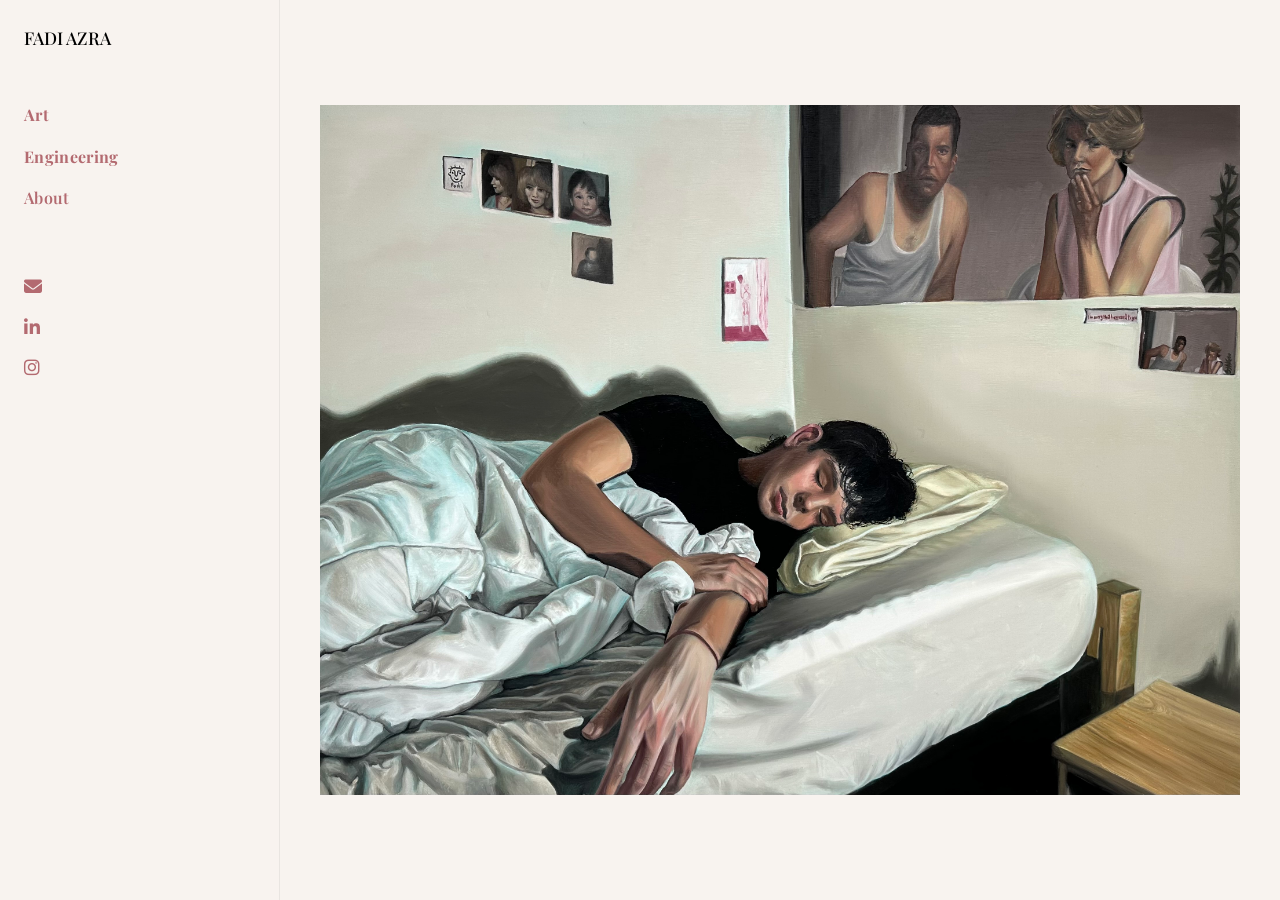
<file: index.html>
<!DOCTYPE html>
<html lang="en">
<head>
  <meta charset="UTF-8" />
  <meta name="viewport" content="width=device-width, initial-scale=1" />
  <title>Fadi Azra — Home</title>

  <!-- Fonts (same ones used across your site) -->
  <link rel="preconnect" href="https://fonts.googleapis.com">
  <link rel="preconnect" href="https://fonts.gstatic.com" crossorigin>
  <link href="https://fonts.googleapis.com/css2?family=Playfair+Display:wght@400;700&family=Inter:wght@300;400;600&display=swap" rel="stylesheet">

  <!-- main stylesheet -->
  <link rel="stylesheet" href="assets/css/main.css" />
  <link rel="stylesheet" href="https://cdnjs.cloudflare.com/ajax/libs/font-awesome/6.5.0/css/all.min.css"/>
  <script defer src="assets/js/main.js"></script>
</head>

<body class="page-home">
  <a href="index.html" class="mobile-logo">FADI AZRA</a>
  <button id="menuToggle" class="menu-btn" aria-label="Open menu" aria-expanded="false" aria-controls="sidebar">
    <svg width="28" height="28" viewBox="0 0 24 24" aria-hidden="true">
      <path d="M3 6h18M3 12h18M3 18h18" stroke="currentColor" stroke-width="2" fill="none" stroke-linecap="round"/>
    </svg>
  </button>
  <div class="site-overlay"></div>
  <!-- Sidebar -->
  <aside id="sidebar" class="sidebar">
    <a class="site-logo" href="./index.html">FADI AZRA</a>

    <nav class="side-nav">
  <ul class="nav-root">

    <!-- ART (collapsible) -->
    <li class="has-children">
      <button class="nav-head" type="button" data-target="#art-sub">Art</button>
      <ul id="art-sub" class="subnav">
        <li><a href="./artist-statement/artist_statement.html">Artist Statement</a></li>
        <li><a href="./painting-series/painting-series.html">Painting Series</a></li>
        <li><a href="./stop-motion/stop-motion.html">Stop-Motion</a></li>
      </ul>
    </li>

    <!-- ENGINEERING (collapsible) -->
    <li class="has-children">
      <button class="nav-head" type="button" data-target="#eng-sub">Engineering</button>
      <ul id="eng-sub" class="subnav">
        <li><a href="./moroccan-lamp/moroccan-lamp.html">Moroccan Lamp</a></li>
        <li><a href="./griffin-msi-internship/griffin-msi-internship.html">MSI Design Renderings</a></li>
        <li><a href="./corpse-bride/corpse-bride.html">Corpse Bride Study</a></li>
      </ul>
    </li>

    <!-- ABOUT (single link) -->
    <li><a class="nav-head single" href="./about/about.html">About</a></li>

  </ul>
</nav>

    <div class="social-icons">
  <a href="mailto:fadiazra8@gmail.com" target="_blank" aria-label="Email">
    <i class="fas fa-envelope"></i>
  </a>
  <a href="https://www.linkedin.com/in/fadi-azra-b62723335" target="_blank" aria-label="LinkedIn">
    <i class="fab fa-linkedin-in"></i>
  </a>
  <a href="https://www.instagram.com/fadi_azra_art?utm_source=ig_web_button_share_sheet&igsh=ZDNlZDc0MzIxNw==" target="_blank" aria-label="Instagram">
    <i class="fab fa-instagram"></i>
  </a>
</div>
  </aside>

  <!-- Main stage area -->
  <main class="stage">
    <figure class="home-hero">
  <a href="./painting-series/painting-series.html" class="hero-link" aria-label="Go to Painting Series">
    <img src="assets/img/home-hero.jpeg" alt="Selected work" class="home-hero-img">
  </a>
</figure>
    <!--
    <section class="home-intro">
      <h1>Artist & Engineer</h1>
      <p class="intro-copy">
        I explore memory, material, and light through painting, stop-motion, and design.
        Recent work includes a Moroccan desk lantern, a 3ds Max final scene study, and a short film, <em>Adam</em>.
      </p>
      <p class="intro-actions">
        <a class="btn" href="./painting-series/index.html">View Art</a> &nbsp;·&nbsp;
        <a class="btn" href="./moroccan-lamp/index.html">View Engineering</a>
      </p>
    </section>
    -->
  </main>
</body>
</html>
</file>
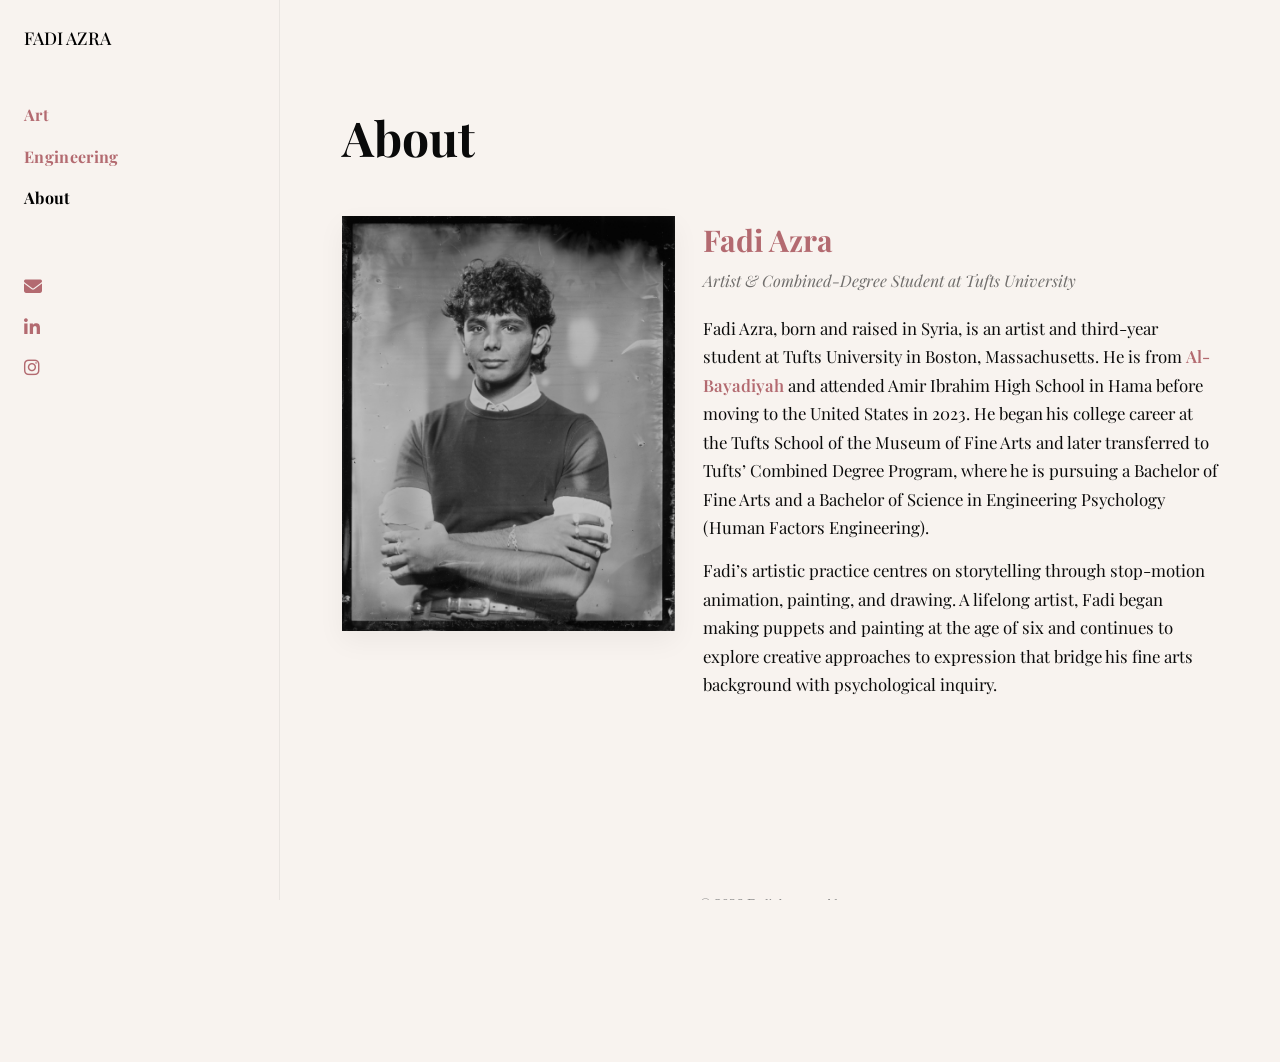
<file: about/about.html>
<!DOCTYPE html>
<html lang="en">
<head>
  <meta charset="utf-8" />
  <meta name="viewport" content="width=device-width, initial-scale=1" />
  <title>About — Fadi Azra</title>
  <link rel="preconnect" href="https://fonts.googleapis.com" />
  <link rel="preconnect" href="https://fonts.gstatic.com" crossorigin />
  <link href="https://fonts.googleapis.com/css2?family=Playfair+Display:wght@400;700&family=Inter:wght@300;400;600&display=swap" rel="stylesheet" />
 <link rel="stylesheet" href="../assets/css/main.css?v=15">
<link rel="stylesheet" href="https://cdnjs.cloudflare.com/ajax/libs/font-awesome/6.5.0/css/all.min.css">
<script defer src="../assets/js/main.js"></script>
</head>

<body class="with-sidebar">
    <button id="menuToggle" class="menu-btn" aria-label="Open menu" aria-expanded="false" aria-controls="sidebar">
  <svg width="28" height="28" viewBox="0 0 24 24" aria-hidden="true">
    <path d="M3 6h18M3 12h18M3 18h18" stroke="currentColor" stroke-width="2" fill="none" stroke-linecap="round"/>
  </svg>
</button>
<div class="site-overlay"></div>
  <!-- Sidebar -->
  <aside id="sidebar" class="sidebar">
    <a class="site-logo" href="../index.html">FADI AZRA</a>

    <nav class="side-nav">
      <ul class="nav-root">

        <!-- ART (collapsible) -->
        <li class="has-children">
          <button class="nav-head" type="button" data-target="#art-sub">Art</button>
          <ul id="art-sub" class="subnav">
            <li><a href="../artist-statement/artist_statement.html">Artist Statement</a></li>
            <li><a href="../painting-series/painting-series.html">Painting Series</a></li>
            <li><a href="../stop-motion/stop-motion.html">Stop-Motion</a></li>
            
          </ul>
        </li>

        <!-- ENGINEERING (collapsible) -->
        <li class="has-children">
          <button class="nav-head" type="button" data-target="#eng-sub">Engineering</button>
          <ul id="eng-sub" class="subnav">
            <li><a href="../moroccan-lamp/moroccan-lamp.html">Moroccan Lamp</a></li>
            <li><a href="../griffin-msi-internship/griffin-msi-internship.html">MSI Design Renderings</a></li>
            <li><a href="../corpse-bride/corpse-bride.html">Corpse Bride Study</a></li>
          </ul>
        </li>

        <!-- ABOUT (single link) -->
        <li><a class="nav-head single" href="../about/about.html">About</a></li>

      </ul>
    </nav>

    <!-- Social icons -->
    <div class="social-icons">
      <a href="mailto:fadiazra8@gmail.com" target="_blank" aria-label="Email">
        <i class="fas fa-envelope"></i>
      </a>
      <a href="https://www.linkedin.com/in/fadi-azra-b62723335" target="_blank" aria-label="LinkedIn">
        <i class="fab fa-linkedin-in"></i>
      </a>
      <a href="https://www.instagram.com/fadi_azra_art?utm_source=ig_web_button_share_sheet&igsh=ZDNlZDc0MzIxNw==" target="_blank" aria-label="Instagram">
        <i class="fab fa-instagram"></i>
      </a>
    </div>
  </aside>

  <!-- Main content (About page) -->
  <main class="stage">
    <header class="hero">
      <h1>About</h1>
    </header>

    <section class="about">
      <figure class="portrait">
        <img src="images/fadi-headshot.jpeg" alt="Portrait of Fadi Azra" />
      </figure>

      <div class="bio">
        <h2>Fadi Azra</h2>
        <div class="role">Artist & Combined-Degree Student at Tufts University</div>

        <p>Fadi Azra, born and raised in Syria, is an artist and third-year student at Tufts University in Boston, Massachusetts. He is from 
          <a href="https://maps.app.goo.gl/K4zyDUbbDrHseScC6" target="_blank" rel="noopener">Al-Bayadiyah</a> and attended Amir Ibrahim High School in Hama before moving to the United States in 2023. 
          He began his college career at the Tufts School of the Museum of Fine Arts and later transferred to Tufts’ Combined Degree Program, 
          where he is pursuing a Bachelor of Fine Arts and a Bachelor of Science in Engineering Psychology (Human Factors Engineering).
        </p>

        <p>Fadi’s artistic practice centres on storytelling through stop-motion animation, painting, and drawing. A lifelong artist, 
          Fadi began making puppets and painting at the age of six and continues to explore creative approaches to expression that bridge his fine arts background with psychological inquiry.
        </p>
      </div>
    </section>

    <footer>© <span id="year"></span> Fadi Azra — About</footer>
    <script>
      document.getElementById('year').textContent = new Date().getFullYear();
    </script>
  </main>
</body>

</html>
</file>
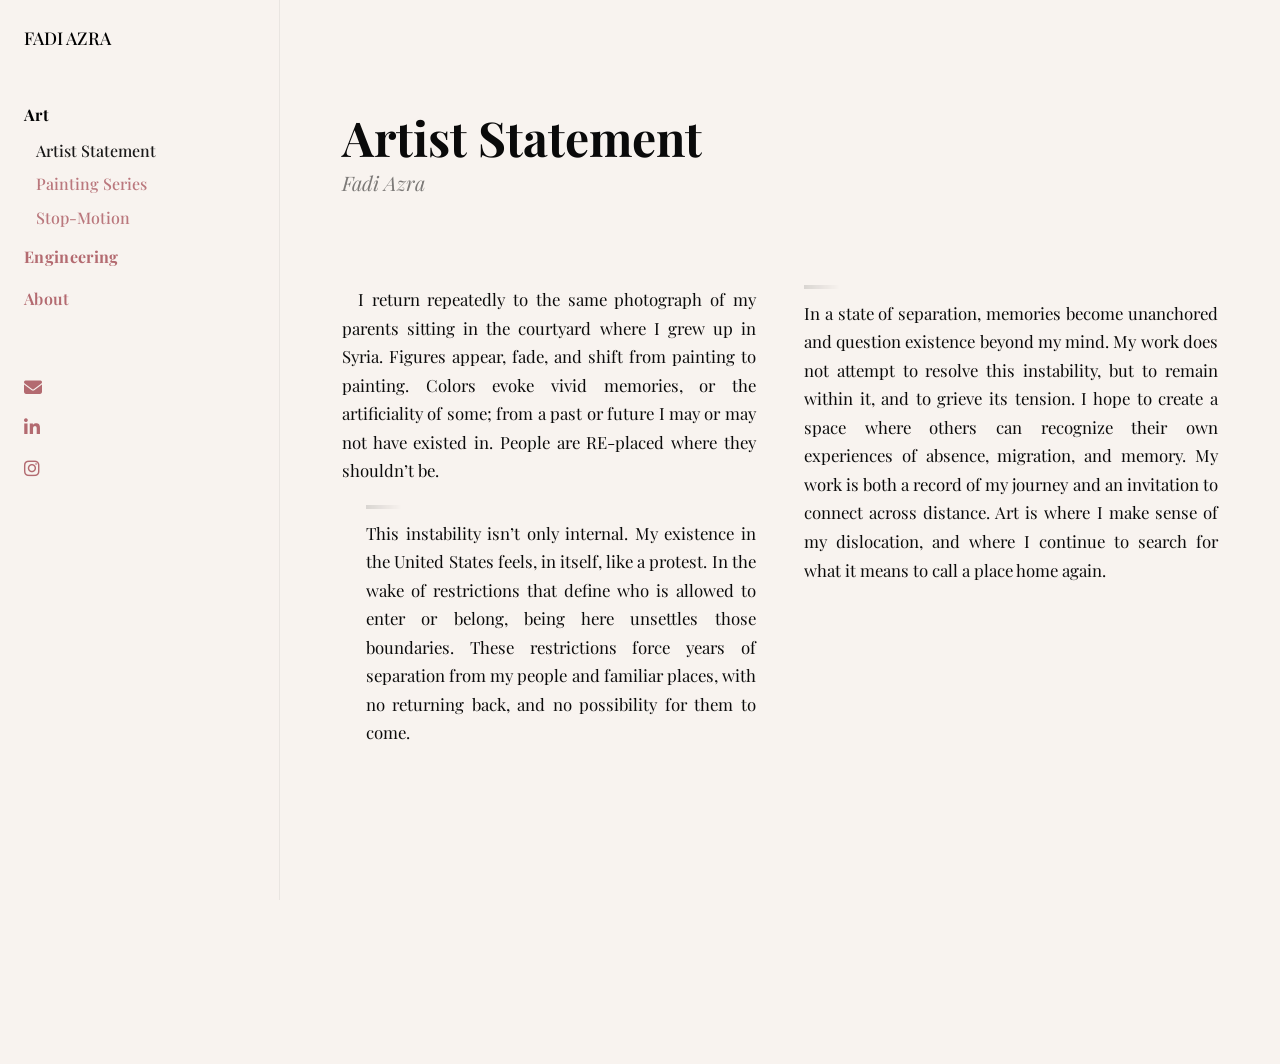
<file: artist-statement/artist_statement.html>
<!DOCTYPE html>
<html lang="en">
<head>
  <meta charset="utf-8" />
  <meta name="viewport" content="width=device-width, initial-scale=1" />
  <title>Artist Statement — Fadi Azra</title>
  <link rel="preconnect" href="https://fonts.googleapis.com" />
  <link rel="preconnect" href="https://fonts.gstatic.com" crossorigin />
  <link href="https://fonts.googleapis.com/css2?family=Playfair+Display:wght@400;700&family=Inter:wght@300;400;600&display=swap" rel="stylesheet" />
  <link rel="stylesheet" href="../assets/css/main.css?v=6">
<link rel="stylesheet" href="https://cdnjs.cloudflare.com/ajax/libs/font-awesome/6.5.0/css/all.min.css">
<script defer src="../assets/js/main.js"></script>
</head>

<body class="with-sidebar">
  <button id="menuToggle" class="menu-btn" aria-label="Open menu" aria-expanded="false" aria-controls="sidebar">
    <svg width="28" height="28" viewBox="0 0 24 24" aria-hidden="true">
      <path d="M3 6h18M3 12h18M3 18h18" stroke="currentColor" stroke-width="2" fill="none" stroke-linecap="round"/>
    </svg>
  </button>
  <div class="site-overlay"></div>
  <!-- Sidebar -->
  <aside id="sidebar" class="sidebar">
    <a class="site-logo" href="../index.html">FADI AZRA</a>

    <nav class="side-nav">
      <ul class="nav-root">

        <!-- ART (collapsible) -->
        <li class="has-children">
          <button class="nav-head" type="button" data-target="#art-sub">Art</button>
          <ul id="art-sub" class="subnav">
            <li><a href="../artist-statement/artist_statement.html">Artist Statement</a></li>
            <li><a href="../painting-series/painting-series.html">Painting Series</a></li>
            <li><a href="../stop-motion/stop-motion.html">Stop-Motion</a></li>
          </ul>
        </li>

        <!-- ENGINEERING (collapsible) -->
        <li class="has-children">
          <button class="nav-head" type="button" data-target="#eng-sub">Engineering</button>
          <ul id="eng-sub" class="subnav">
            <li><a href="../moroccan-lamp/moroccan-lamp.html">Moroccan Lamp</a></li>
            <li><a href="../griffin-msi-internship/griffin-msi-internship.html">MSI Design Renderings</a></li>
            <li><a href="../corpse-bride/corpse-bride.html">Corpse Bride Study</a></li>
          </ul>
        </li>

        <!-- ABOUT -->
        <li><a class="nav-head single" href="../about/about.html">About</a></li>

      </ul>
    </nav>

    <!-- Social icons -->
    <div class="social-icons">
      <a href="mailto:fadiazra8@gmail.com" target="_blank" aria-label="Email">
        <i class="fas fa-envelope"></i>
      </a>
      <a href="https://www.linkedin.com/in/fadi-azra-b62723335" target="_blank" aria-label="LinkedIn">
        <i class="fab fa-linkedin-in"></i>
      </a>
      <a href="https://www.instagram.com/fadi_azra_art?utm_source=ig_web_button_share_sheet&igsh=ZDNlZDc0MzIxNw==" target="_blank" aria-label="Instagram">
        <i class="fab fa-instagram"></i>
      </a>
    </div>
  </aside>

  <!-- Main Content -->
  <main class="stage">
    <header class="hero">
      <h1>Artist Statement</h1>
      <div class="subhead">Fadi Azra</div>
    </header>

    <section class="statement">
      <div class="copy">
        <p>I return repeatedly to the same photograph of my parents sitting in the courtyard where I grew up in Syria. Figures appear, fade, and shift from painting to painting. Colors evoke vivid memories, or the artificiality of some; from a past or future I may or may not have existed in. People are RE-placed where they shouldn’t be. </p>
        <p>This instability isn’t only internal. My existence in the United States feels, in itself, like a protest. In the wake of restrictions that define who is allowed to enter or belong, being here unsettles those boundaries. These restrictions force years of separation from my people and familiar places, with no returning back, and no possibility for them to come. </p>
        <p>In a state of separation, memories become unanchored and question existence beyond my mind. My work does not attempt to resolve this instability, but to remain within it, and to grieve its tension. I hope to create a space where others can recognize their own experiences of absence, migration, and memory. My work is both a record of my journey and an invitation to connect across distance. Art is where I make sense of my dislocation, and where I continue to search for what it means to call a place home again.</p>
      </div>
    </section>

    <footer>© <span id="year"></span> Fadi Azra — Art</footer>
    <script>
      document.getElementById('year').textContent = new Date().getFullYear();
    </script>
  </main>
</body>
</html>
</file>
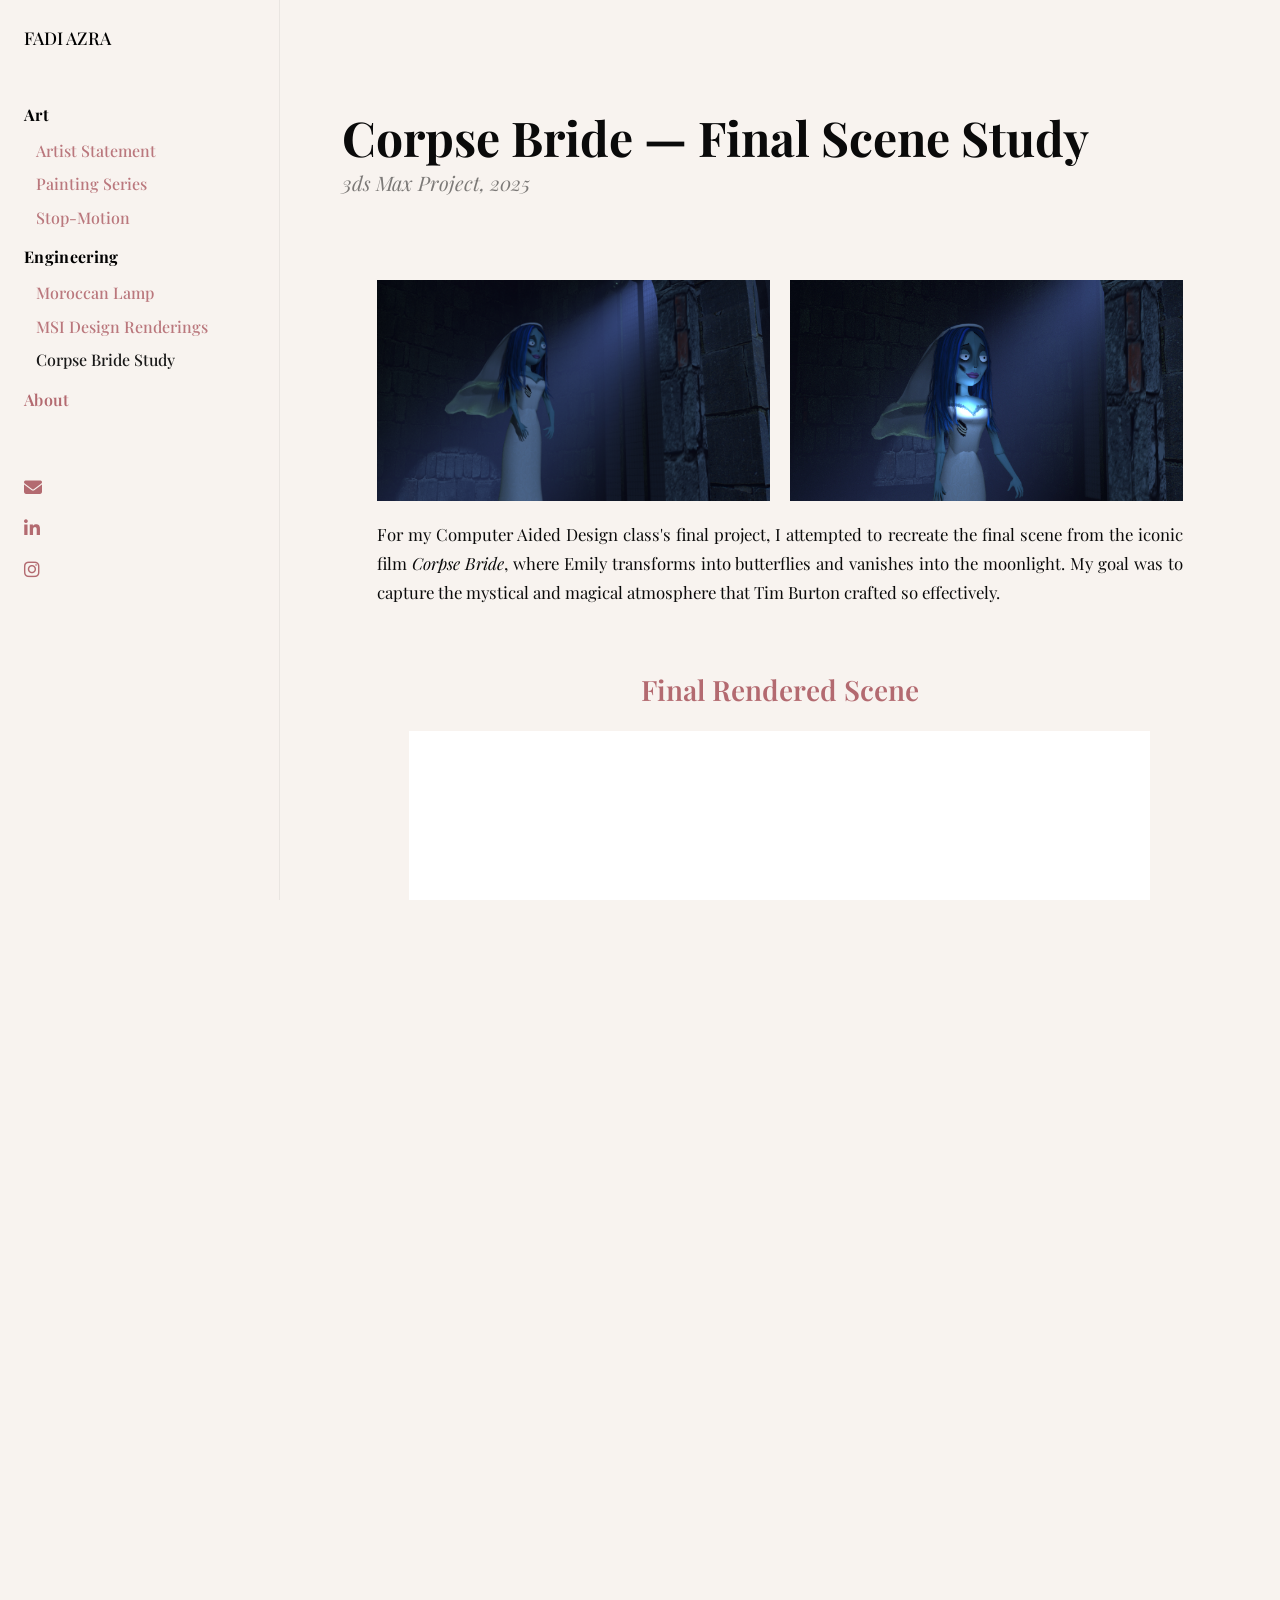
<file: corpse-bride/corpse-bride.html>
<!DOCTYPE html>
<html lang="en">
<head>
  <meta charset="utf-8" />
  <meta name="viewport" content="width=device-width, initial-scale=1" />
  <title>Corpse Bride — Final Scene Study — Fadi Azra</title>
  <link rel="preconnect" href="https://fonts.googleapis.com" />
  <link rel="preconnect" href="https://fonts.gstatic.com" crossorigin />
  <link href="https://fonts.googleapis.com/css2?family=Playfair+Display:wght@400;700&family=Inter:wght@300;400;600&display=swap" rel="stylesheet" />
  <link rel="stylesheet" href="../assets/css/main.css">
  <link rel="stylesheet" href="https://cdnjs.cloudflare.com/ajax/libs/font-awesome/6.5.0/css/all.min.css" />
  <script defer src="../assets/js/main.js"></script>
</head>

<body class="with-sidebar page-project">
 <button id="menuToggle" class="menu-btn" aria-label="Open menu" aria-expanded="false" aria-controls="sidebar">
    <svg width="28" height="28" viewBox="0 0 24 24" aria-hidden="true">
      <path d="M3 6h18M3 12h18M3 18h18" stroke="currentColor" stroke-width="2" fill="none" stroke-linecap="round"/>
    </svg>
  </button>
  <div class="site-overlay"></div>
  <!-- Sidebar -->
  <aside id="sidebar" class="sidebar">
    <a class="site-logo" href="../index.html">FADI AZRA</a>

    <nav class="side-nav">
      <ul class="nav-root">
        <!-- ART -->
        <li class="has-children">
          <button class="nav-head" type="button" data-target="#art-sub">Art</button>
          <ul id="art-sub" class="subnav">
            <li><a href="../artist-statement/artist_statement.html">Artist Statement</a></li>
            <li><a href="../painting-series/painting-series.html">Painting Series</a></li>
            <li><a href="../stop-motion/stop-motion.html">Stop-Motion</a></li>

          </ul>
        </li>

        <!-- ENGINEERING -->
        <li class="has-children">
          <button class="nav-head" type="button" data-target="#eng-sub">Engineering</button>
          <ul id="eng-sub" class="subnav">
            <li><a href="../moroccan-lamp/moroccan-lamp.html">Moroccan Lamp</a></li>
            <li><a href="../griffin-msi-internship/griffin-msi-internship.html">MSI Design Renderings</a></li>
            <li><a href="../corpse-bride/corpse-bride.html">Corpse Bride Study</a></li>
          </ul>
        </li>

        <!-- ABOUT -->
        <li><a class="nav-head single" href="../about/about.html">About</a></li>
      </ul>
    </nav>

    <!-- Social icons -->
    <div class="social-icons">
      <a href="mailto:fadiazra8@gmail.com" target="_blank" aria-label="Email"><i class="fas fa-envelope"></i></a>
      <a href="https://www.linkedin.com/in/fadi-azra-b62723335" target="_blank" aria-label="LinkedIn"><i class="fab fa-linkedin-in"></i></a>
      <a href="https://www.instagram.com/fadi_azra_art?utm_source=ig_web_button_share_sheet&igsh=ZDNlZDc0MzIxNw==" target="_blank" aria-label="Instagram"><i class="fab fa-instagram"></i></a>
    </div>
  </aside>

  <!-- Main content (no extra logo here) -->
  <main class="stage">
    <header class="hero">
      <h1>Corpse Bride — Final Scene Study</h1>
      <div class="subhead">3ds Max Project, 2025</div>
    </header>

    <section class="intro">
      <div class="intro-grid">
        <img src="images/rendering1.jpg" alt="Corpse Bride render 1" />
        <img src="images/rendering2.jpg" alt="Corpse Bride render 2" />
      </div>
      <div class="intro-text">
        For my Computer Aided Design class's final project, I attempted to recreate the final scene from the iconic film
        <em>Corpse Bride</em>, where Emily transforms into butterflies and vanishes into the moonlight.
        My goal was to capture the mystical and magical atmosphere that Tim Burton crafted so effectively.
      </div>
    </section>

    <section class="gallery">
      <article class="art-card" id="rendering-shot">
        <h2 class="art-title">Final Rendered Scene</h2>
        <div class="art-media">
          <iframe src="https://www.youtube.com/embed/I0s8nPXCK70" title="Rendering shot — Corpse Bride final scene study" allowfullscreen></iframe>
        </div>
        <div class="art-info">
          <div class="art-meta">
            <div class="art-meta-left">
              <span><strong>Software:</strong> Autodesk 3ds Max (Arnold)</span>
              <span><strong>Techniques:</strong> Sky dome, UVW maps, bitmap textures</span>
            </div>
            <div class="art-meta-right">
              <span><strong>Focus:</strong> Atmosphere &amp; lighting</span>
              <span><strong>Scene:</strong> Moon, stars, subtle emission</span>
            </div>
          </div>
          <div class="art-desc">
            Building the scene’s geometry was both fun and full of problem-solving. I spent a long time figuring out how to make the sky look believable—eventually using a stretched sphere with carefully chosen moon bitmaps. Getting the skydome to emit light while preserving the starry night feel took a lot of testing, but I finally found a subtle glow that complemented the scene. Lighting was another challenge; experimenting with Arnold lights taught me how soft, ethereal shadows could shape the bride’s silhouette in a way that felt alive.
          </div>
        </div>
      </article>

      <article class="art-card" id="lighting-study">
        <h2 class="art-title">Animation Study</h2>
        <div class="art-media">
          <iframe
            src="https://www.youtube.com/embed/E8CFESRuXlA?autoplay=1&loop=1&playlist=E8CFESRuXlA&mute=1&controls=0&modestbranding=1&rel=0&showinfo=0"
            title="Lighting breakdown — Corpse Bride final scene study"
            allow="accelerometer; autoplay; clipboard-write; encrypted-media; gyroscope; picture-in-picture"
            allowfullscreen></iframe>
        </div>
        <div class="art-info">
          <div class="art-meta">
            <div class="art-meta-left">
              <span><strong>Lights:</strong> Arnold key</span>
              <span><strong>Goal:</strong> full presence to disappearing</span>
            </div>
            <div class="art-meta-right">
              <span><strong>Challenge:</strong> Silhouette shaping</span>
              <span><strong>Outcome:</strong> Elongated moonlit shadows</span>
            </div>
          </div>
          <div class="art-desc">
            One subtle detail in the final animation is how the moonlight interacts with the bride’s silhouette. It highlights her transition from a tangible presence to an ethereal figure. I took special care in positioning the light to cast soft, elongated shadows that enhance the sense of weightlessness.
          </div>
        </div>
      </article>

      <article class="art-card" id="character-build">
        <h2 class="art-title">Character Build</h2>
        <div class="art-grid">
          <img src="images/face.png" alt="Emily face texture" />
          <img src="images/character1.png" alt="Emily character model" />
          <img src="images/dresstop.png" alt="Emily top view" />
        </div>
        <div class="art-info">
          <div class="art-meta">
            <div class="art-meta-left">
              <span><strong>Modeling:</strong> Body &amp; head from scratch</span>
              <span><strong>Textures:</strong> Procreate (dress &amp; face variants)</span>
            </div>
            <div class="art-meta-right">
              <span><strong>Imports:</strong> Pre-modeled hair &amp; hands</span>
              <span><strong>Note:</strong> Hair &amp; Fur omitted for performance</span>
            </div>
          </div>
          <div class="art-desc">
            Building Emily was the hardest part. I learned character modeling basics on the fly, paying careful attention to polygon flow to avoid seams. I created multiple dress and face textures in Procreate to align with UVW maps—iterating eight face versions to match socket, nose, mouth, and the cheek opening. I swapped simulated hair for a pre-modeled mesh to keep the scene performant and stable.
          </div>
        </div>
      </article>

      <article class="art-card" id="takeaways">
        <h2 class="art-title">Takeaways</h2>
        <div class="art-info">
          <div class="art-desc">
            This project reframed how I think about communication in animation. I started by chasing technical precision, but found that stylized choices—like simplified hair geometry—often convey emotion more directly. The aim wasn’t perfect realism; it was to make the scene feel honest to the story and atmosphere.
          </div>
        </div>
      </article>

      <article class="art-card" id="assets">
        <h2 class="art-title">Assets &amp; References</h2>
        <div class="art-info">
          <div class="art-desc">
            Hands model:
            <a class="footer-link" href="https://free3d.com/3d-model/hand-7405.html" target="_blank" rel="noopener">Free3D — Hand</a><br/>
            Hair model:
            <a class="footer-link" href="https://free3d.com/3d-model/helen-hair-6320.html" target="_blank" rel="noopener">Free3D — Helen Hair</a>
          </div>
        </div>
      </article>
    </section>

    <footer>© <span id="year"></span> Fadi Azra — Engineering</footer>
  </main>
</body>

</html>
</file>
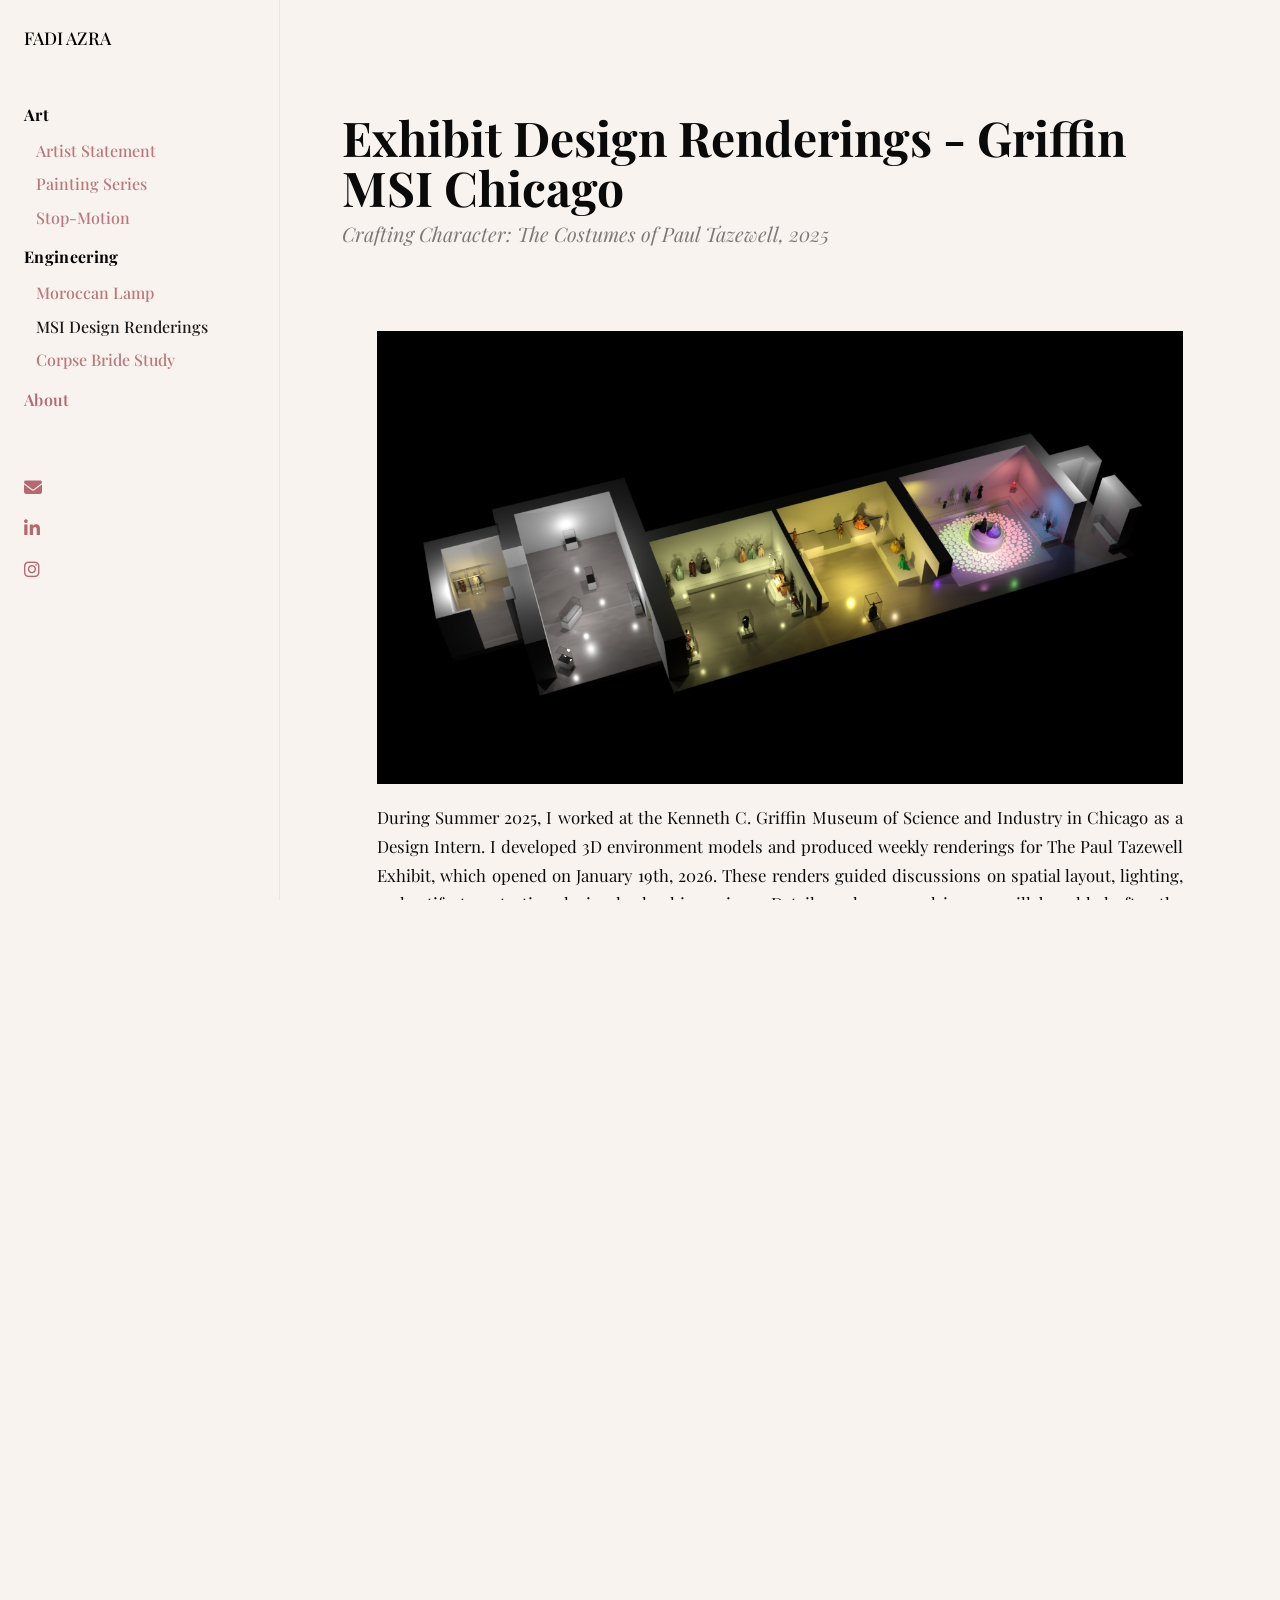
<file: griffin-msi-internship/griffin-msi-internship.html>
<!DOCTYPE html>
<html lang="en">
<head>
  <meta charset="utf-8" />
  <meta name="viewport" content="width=device-width, initial-scale=1" />
  <title>Design Rendering Intern, MSI Chicago (Summer 2025)</title>
  <link rel="preconnect" href="https://fonts.googleapis.com" />
  <link rel="preconnect" href="https://fonts.gstatic.com" crossorigin />
  <link href="https://fonts.googleapis.com/css2?family=Playfair+Display:wght@400;700&family=Inter:wght@300;400;600&display=swap" rel="stylesheet" />
  <link rel="stylesheet" href="../assets/css/main.css">
  <link rel="stylesheet" href="https://cdnjs.cloudflare.com/ajax/libs/font-awesome/6.5.0/css/all.min.css">
  <script defer src="../assets/js/main.js"></script>
</head>
<body class="with-sidebar">
  <button id="menuToggle" class="menu-btn" aria-label="Open menu" aria-expanded="false" aria-controls="sidebar">
    <svg width="28" height="28" viewBox="0 0 24 24" aria-hidden="true">
      <path d="M3 6h18M3 12h18M3 18h18" stroke="currentColor" stroke-width="2" fill="none" stroke-linecap="round"/>
    </svg>
  </button>
  <div class="site-overlay"></div>
  <!-- Sidebar -->
  <aside id="sidebar" class="sidebar">
    <a class="site-logo" href="../index.html">FADI AZRA</a>

    <nav class="side-nav">
      <ul class="nav-root">
        <!-- ART -->
        <li class="has-children">
          <button class="nav-head" type="button" data-target="#art-sub">Art</button>
          <ul id="art-sub" class="subnav">
            <li><a href="../artist-statement/artist_statement.html">Artist Statement</a></li>
            <li><a href="../painting-series/painting-series.html">Painting Series</a></li>
            <li><a href="../stop-motion/stop-motion.html">Stop-Motion</a></li>
            
          </ul>
        </li>

        <!-- ENGINEERING -->
        <li class="has-children">
          <button class="nav-head" type="button" data-target="#eng-sub">Engineering</button>
          <ul id="eng-sub" class="subnav">
            <li><a href="../moroccan-lamp/moroccan-lamp.html">Moroccan Lamp</a></li>
            <li><a href="../griffin-msi-internship/griffin-msi-internship.html">MSI Design Renderings</a></li>
            <li><a href="../corpse-bride/corpse-bride.html">Corpse Bride Study</a></li>
          </ul>
        </li>

        <!-- ABOUT -->
        <li><a class="nav-head single" href="../about/about.html">About</a></li>
      </ul>
    </nav>

    <!-- Social icons -->
    <div class="social-icons">
      <a href="mailto:fadiazra8@gmail.com" target="_blank" aria-label="Email"><i class="fas fa-envelope"></i></a>
      <a href="https://www.linkedin.com/in/fadi-azra-b62723335" target="_blank" aria-label="LinkedIn"><i class="fab fa-linkedin-in"></i></a>
      <a href="https://www.instagram.com/fadi_azra_art?utm_source=ig_web_button_share_sheet&igsh=ZDNlZDc0MzIxNw==" target="_blank" aria-label="Instagram"><i class="fab fa-instagram"></i></a>
    </div>
  </aside>

  <!-- Main content -->
  <main class="stage">
    <header class="hero">
      <h1> Exhibit Design Renderings - Griffin MSI Chicago</h1>
      <div class="subhead"> Crafting Character: The Costumes of Paul Tazewell, 2025</div>
    </header>

    <section class="intro">
      <div class="intro-grid">
        <figure class="locked-img">
          <img src="images/hero_safe.jpg" alt="Abstract crop of safe exhibit rendering" />
        </figure>
      </div>
      <div class="intro-text">
        During Summer 2025, I worked at the Kenneth C. Griffin Museum of Science and Industry in Chicago as a Design Intern. I developed 3D environment models and produced weekly renderings for The Paul Tazewell Exhibit, which opened on January 19th, 2026. These renders guided discussions on spatial layout, lighting, and artifact protection during leadership reviews. Details and approved images will be added after the museum’s official announcement.
      </div>
    </section>

    <section class="gallery">
      <article class="art-card" id="process">
        <h2 class="art-title">Design Process</h2>
        <div class="art-info">
          <div class="art-desc">
          I joined the design team midway through the exhibit’s conceptual development phase. My responsibilities focused on translating physical measurements into digital models, creating iterative renders, and refining lighting schemes that matched the curatorial narrative. I participated in cross-department meetings where creative direction, accessibility, and artifact presentation strategies were discussed. Weekly feedback sessions shaped my approach to realism, scale, and the emotional tone of lighting.
          </div>
        </div>
      </article>

      <article class="art-card" id="renders">
        <h2 class="art-title">Render Studies</h2>
        <div class="art-grid">
          <figure class="locked-img">
            <img src="images/Room 3 Render Test Elevation.jpg" alt="Room 3 — elevation lighting test render" />
            <figcaption>Room 3 — final elevation lighting test</figcaption>
          </figure>
          <figure class="locked-img">
            <img src="images/Room 3 Isometric view.jpg" alt="Room 3 — isometric view render" />
            <figcaption>Isometric overview for spatial alignment</figcaption>
          </figure>
          <figure class="locked-img">
            <img src="images/Room 4 Render Test Elevation.jpg" alt="Room 4 — elevation lighting test render" />
            <figcaption>Room 4 — initial elevation render</figcaption>
          </figure>
          <figure class="locked-img">
            <img src="images/Room 4 Render 2 Test Elevation.jpg" alt="Room 4 — alternate elevation lighting test render" />
            <figcaption>Room 4 — refined lighting iteration</figcaption>
          </figure>
          <figure class="locked-img">
            <img src="images/Room 5 Render Test Elevation.jpg" alt="Room 5 — elevation lighting test render" />
            <figcaption>Room 5 — early concept render</figcaption>
          </figure>
          <figure class="locked-img">
            <img src="images/Room 5 Render 2 Test Elevation.jpg" alt="Room 5 — alternate elevation lighting test render" />
            <figcaption>Room 5 — updated color temperature</figcaption>
          </figure>
          <figure class="locked-img">
            <img src="images/Room 5 Render 3 Test Elevation.jpg" alt="Room 5 — additional elevation lighting test render" />
            <figcaption>Room 5 — final color balance test</figcaption>
          </figure>
          <figure class="locked-img">
            <img src="images/Early Render Test.jpg" alt="Early gallery render test" />
            <figcaption>Early gallery overview render</figcaption>
          </figure>
          <figure class="locked-img">
            <img src="images/Very Early Render Test.png" alt="Very early gallery render test" />
            <figcaption>Very early material and lighting exploration</figcaption>
          </figure>
        </div>
        <div class="art-info">
          <div class="art-desc">A selection of elevation and overview renders used during weekly internal design reviews to compare layout, lighting, and spatial rhythm across rooms.</div>
        </div>
      </article>
    </section>

    <footer>© <span id="year"></span> Fadi Azra — Engineering</footer>
  </main>

  <script>document.getElementById('year').textContent = new Date().getFullYear()</script>
</body>

</html>
</file>
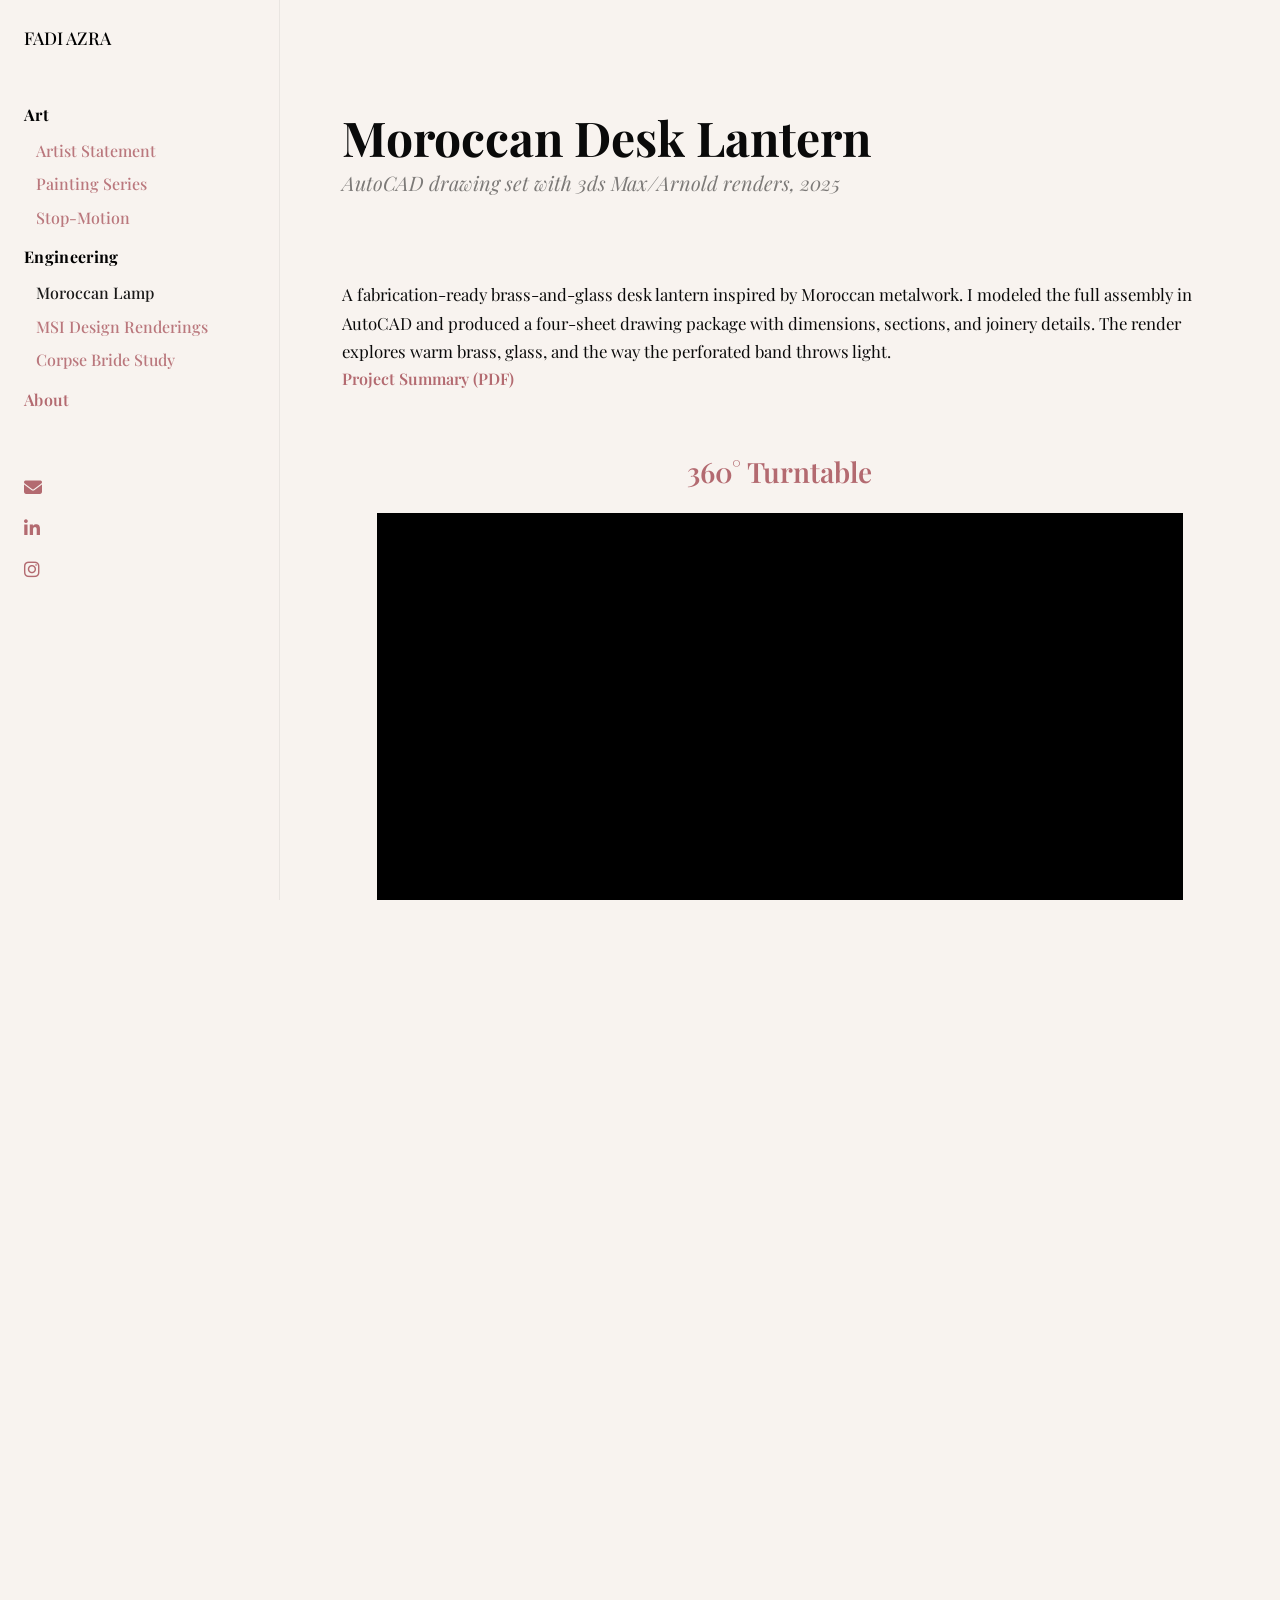
<file: moroccan-lamp/moroccan-lamp.html>
<!DOCTYPE html>
<html lang="en">
<head>
  <meta charset="utf-8" />
  <meta name="viewport" content="width=device-width, initial-scale=1" />
  <title>Moroccan Desk Lantern — Midterm — Fadi Azra</title>
  <link rel="preconnect" href="https://fonts.googleapis.com" />
  <link rel="preconnect" href="https://fonts.gstatic.com" crossorigin />
  <link href="https://fonts.googleapis.com/css2?family=Playfair+Display:wght@400;700&family=Inter:wght@300;400;600&display=swap" rel="stylesheet" />
  <link rel="stylesheet" href="../assets/css/main.css">
  <link rel="stylesheet" href="https://cdnjs.cloudflare.com/ajax/libs/font-awesome/6.5.0/css/all.min.css">
  <script defer src="../assets/js/main.js"></script>
</head>
<body class="with-sidebar">
  <button id="menuToggle" class="menu-btn" aria-label="Open menu" aria-expanded="false" aria-controls="sidebar">
    <svg width="28" height="28" viewBox="0 0 24 24" aria-hidden="true">
      <path d="M3 6h18M3 12h18M3 18h18" stroke="currentColor" stroke-width="2" fill="none" stroke-linecap="round"/>
    </svg>
  </button>
  <div class="site-overlay"></div>
  <!-- Sidebar -->
  <aside id="sidebar" class="sidebar">
    <a class="site-logo" href="../index.html">FADI AZRA</a>

    <nav class="side-nav">
      <ul class="nav-root">
        <!-- ART -->
        <li class="has-children">
          <button class="nav-head" type="button" data-target="#art-sub">Art</button>
          <ul id="art-sub" class="subnav">
            <li><a href="../artist-statement/artist_statement.html">Artist Statement</a></li>
            <li><a href="../painting-series/painting-series.html">Painting Series</a></li>
            <li><a href="../stop-motion/stop-motion.html">Stop-Motion</a></li>            
          </ul>
        </li>

        <!-- ENGINEERING -->
        <li class="has-children">
          <button class="nav-head" type="button" data-target="#eng-sub">Engineering</button>
          <ul id="eng-sub" class="subnav">
            <li><a href="../moroccan-lamp/moroccan-lamp.html">Moroccan Lamp</a></li>
            <li><a href="../griffin-msi-internship/griffin-msi-internship.html">MSI Design Renderings</a></li>
            <li><a href="../corpse-bride/corpse-bride.html">Corpse Bride Study</a></li>
          </ul>
        </li>

        <!-- ABOUT -->
        <li><a class="nav-head single" href="../about/about.html">About</a></li>
      </ul>
    </nav>

    <!-- Social icons -->
    <div class="social-icons">
      <a href="mailto:fadiazra8@gmail.com" target="_blank" aria-label="Email"><i class="fas fa-envelope"></i></a>
      <a href="https://www.linkedin.com/in/fadi-azra-b62723335" target="_blank" aria-label="LinkedIn"><i class="fab fa-linkedin-in"></i></a>
      <a href="https://www.instagram.com/fadi_azra_art?utm_source=ig_web_button_share_sheet&igsh=ZDNlZDc0MzIxNw==" target="_blank" aria-label="Instagram"><i class="fab fa-instagram"></i></a>
    </div>
  </aside>

  <main class="stage">
  <header class="hero">
    <h1>Moroccan Desk Lantern</h1>
    <div class="subhead">AutoCAD drawing set with 3ds Max/Arnold renders, 2025</div>
  </header>

  <section class="intro">
    <div class="intro-copy">
      A fabrication-ready brass-and-glass desk lantern inspired by Moroccan metalwork. I modeled the full assembly in AutoCAD and produced a four-sheet drawing package with dimensions, sections, and joinery details. The render explores warm brass, glass, and the way the perforated band throws light.
    </div>
    <div class="btn-row">
      <!-- Update these PDF paths to your deployment paths -->
      <a class="btn" href="Project Summary.pdf" target="_blank" rel="noopener">Project Summary (PDF)</a>
    </div>
  </section>

  <!-- 360 video placeholder -->
 <section class="section">
  <h2 class="art-title">360° Turntable</h2>

  <div class="video-container reveal">
    <iframe
      src="https://www.youtube.com/embed/9ITX9TdLbus?autoplay=1&loop=1&playlist=9ITX9TdLbus&mute=1&controls=0&modestbranding=1&rel=0&showinfo=0"
      title="360° Turntable"
      frameborder="0"
      allow="accelerometer; autoplay; clipboard-write; encrypted-media; gyroscope; picture-in-picture"
      allowfullscreen></iframe>
  </div>

  <div class="art-info">
    <div class="art-meta">
      <div class="art-meta-left">
        <span><strong>Software:</strong> AutoCAD, 3ds Max (Arnold)</span>
        <span><strong>Lighting:</strong> warm key + internal point light</span>
      </div>
      <div class="art-meta-right">
        <span><strong>Output:</strong> 1280×720, 1000 frames @ 30fps</span>
        <span><strong>Materials:</strong> brass, stained colourful glass, wood base</span>
      </div>
    </div>
  </div>
</section>

  <!-- Drawing Set -->
  <section class="section">
    <h2 class="art-title">Drawing Set (Sheets 01–04)</h2>
    <div class="grid">
      <figure>
        <img class="thumb" src="images/sheet-01.png" alt="Sheet 01 — Plan, elevations, isometric, materials" loading="lazy" data-full="images/sheet-01.png" data-cap="Sheet 01 — Full lantern plan & elevations" />
        <figcaption>Sheet 01 — Full lantern plan &amp; elevations</figcaption>
      </figure>
      <figure>
        <img class="thumb" src="images/sheet-02.png" alt="Sheet 02 — Brass case geometry and Section A–A" loading="lazy" data-full="images/sheet-02.png" data-cap="Sheet 02 — Brass case geometry with Section A–A" />
        <figcaption>Sheet 02 — Brass case geometry &amp; Section A–A</figcaption>
      </figure>
      <figure>
        <img class="thumb" src="images/sheet-03.png" alt="Sheet 03 — Stand and circular base with isometric" loading="lazy" data-full="images/sheet-03.png" data-cap="Sheet 03 — Stand and base plans with isometric views" />
        <figcaption>Sheet 03 — Stand &amp; base plans with isometrics</figcaption>
      </figure>
      <figure>
        <img class="thumb" src="images/sheet-04.png" alt="Sheet 04 — Ornament, jump rings, glass sheet details" loading="lazy" data-full="images/sheet-04.png" data-cap="Sheet 04 — Ornament, jump rings & glass sheet details" />
        <figcaption>Sheet 04 — Ornament, jump rings &amp; glass sheet</figcaption>
      </figure>
    </div>
    <div class="btn-row" style="margin-top:.6rem">
      <a class="btn" href="Azra_25.pdf" download>Download PDF</a>
    </div>
  </section>

  <section class="section">
    <h2 class="art-title">Featured Details</h2>
    <div class="grid">
      <figure>
        <img class="thumb" src="images/detail-01-sheet2-ornament.png" alt="Ornamental brass plate geometry with symmetry axes" loading="lazy" data-full="images/detail-01-sheet2-ornament.png" data-cap="Ornamental brass plate — geometry & symmetry callouts (Sheet 02)" />
        <figcaption>Ornamental plate — geometry &amp; symmetry (Sheet 02)</figcaption>
      </figure>

      <figure>
        <img class="thumb" src="images/detail-02-sheet4-detail.png" alt="Jump ring / ornament connection detail with dimensions" loading="lazy" data-full="images/detail-02-sheet4-detail.png" data-cap="Jump ring + ornament connection detail (Sheet 04)" />
        <figcaption>Jump ring + ornament connection (Sheet 04)</figcaption>
      </figure>

      <figure>
        <img class="thumb" src="images/detail-03-sheet4-detail.png" alt="Top connector and glass seat, dimensioned" loading="lazy" data-full="images/detail-03-sheet4-detail.png" data-cap="Top connector & glass seat (Sheet 04)" />
        <figcaption>Top connector &amp; glass seat (Sheet 04)</figcaption>
      </figure>

      <figure>
        <img class="thumb" src="images/detail-04-sheet1-isometric.png" alt="Lantern isometric overview" loading="lazy" data-full="images/detail-04-sheet1-isometric.png" data-cap="Lantern isometric — full assembly (Sheet 01)" />
        <figcaption>Lantern isometric — full assembly (Sheet 01)</figcaption>
      </figure>

      <figure>
        <img class="thumb" src="images/detail-05-sheet1-door.png" alt="Removable door with continuous ornament and clearance" loading="lazy" data-full="images/detail-05-sheet1-door.png" data-cap="Removable door — pattern continuity & clearance (Sheet 01)" />
        <figcaption>Removable door — continuity &amp; clearance (Sheet 01)</figcaption>
      </figure>

      <figure>
        <img class="thumb" src="images/detail-06-sheet3-base.png" alt="Circular wooden base plan with hole offsets" loading="lazy" data-full="images/detail-06-sheet3-base.png" data-cap="Circular base plan — hole offset & centerlines (Sheet 03)" />
        <figcaption>Base plan — hole offset &amp; centerlines (Sheet 03)</figcaption>
      </figure>

      <figure>
        <img class="thumb" src="images/detail-07-sheet2-sectionA.png" alt="Section A–A through brass case showing angles and thickness" loading="lazy" data-full="images/detail-07-sheet2-sectionA.png" data-cap="Section A–A — angles & thickness continuity (Sheet 02)" />
        <figcaption>Section A–A — brass case angles &amp; thickness (Sheet 02)</figcaption>
      </figure>

      <figure>
        <img class="thumb" src="images/detail-08-sheet3-bend.png" alt="Rod bend radius detail" loading="lazy" data-full="images/detail-08-sheet3-bend.png" data-cap="Rod bend detail — 4&quot; radius (Sheet 03)" />
        <figcaption>Rod bend detail — 4″ radius (Sheet 03)</figcaption>
      </figure>
    </div>
  </section>

  <section class="section">
    <h2 class="art-title">Notes &amp; Fabrication Intent</h2>
    <div class="intro-copy">
      <strong>Concept.</strong> Moroccan brasswork translated into a compact desk lantern. The body uses repeated modules to preserve a hexagonal plan while maintaining pattern continuity across a removable door.<br/><br/>
      <strong>Materials.</strong> 1/32″ brass plate, clear glass panes, stained wood base, standard bulb/socket hardware.<br/><br/>
      <strong>Assembly (overview).</strong> Cut & deburr brass → form facets & join per ring → fit door with clearance → seat glass panes (gasket/clips) → mount rod to base → hang body & route wiring → finish & polish.
    </div>
  </section>

  <footer>© <span id="year"></span> Fadi Azra — Engineering</footer>

  <!-- Lightbox -->
  <div class="lightbox" id="lightbox" aria-hidden="true">
    <button class="lb-close" id="lbClose" aria-label="Close">✕</button>
    <img id="lbImg" alt="" />
    <div class="lb-caption" id="lbCap"></div>
  </div>
</main>
</body>
</html>
</file>
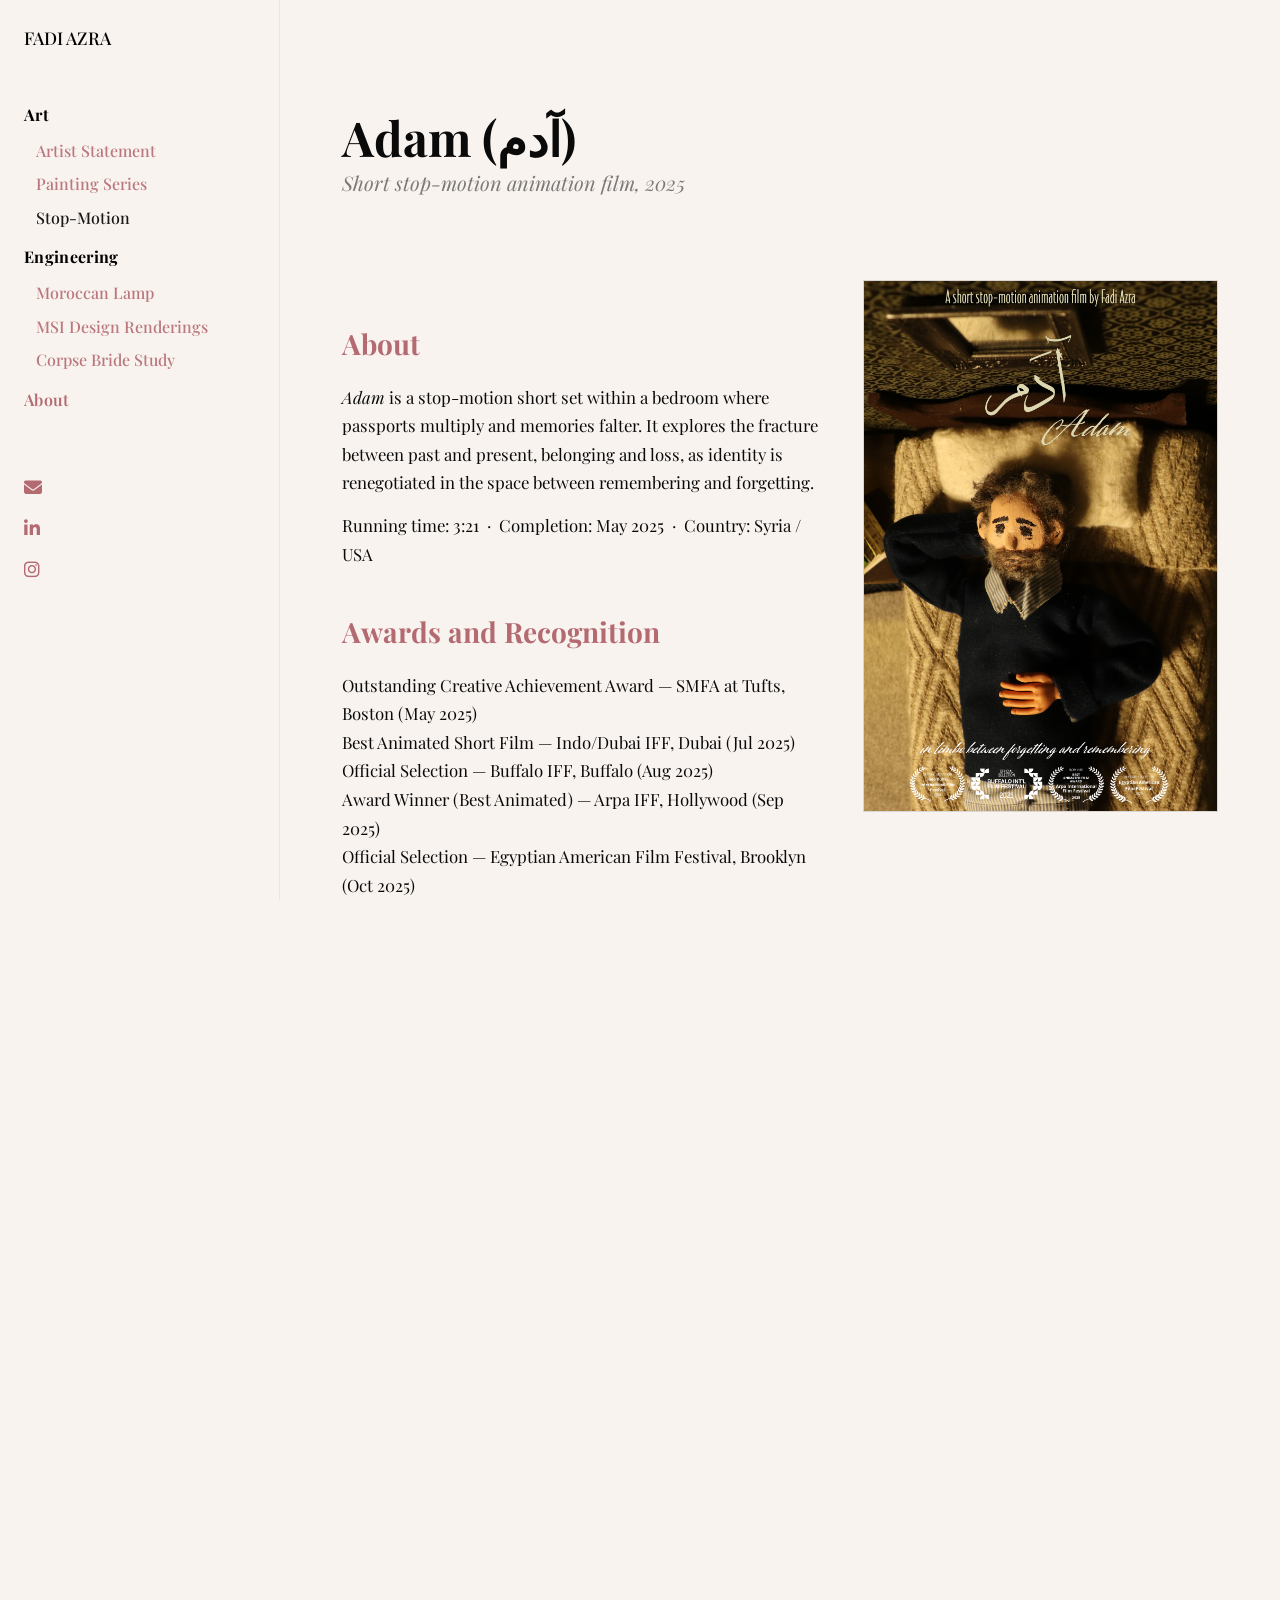
<file: stop-motion/stop-motion.html>
<!DOCTYPE html>
<html lang="en">
<head>
  <meta charset="utf-8" />
  <meta name="viewport" content="width=device-width, initial-scale=1" />
  <title>Stop-Motion — Adam (آدم)</title>
  <link rel="preconnect" href="https://fonts.googleapis.com" />
  <link rel="preconnect" href="https://fonts.gstatic.com" crossorigin />
  <link href="https://fonts.googleapis.com/css2?family=Playfair+Display:wght@400;700&family=Inter:wght@300;400;600&display=swap" rel="stylesheet" />
  <link rel="stylesheet" href="../assets/css/main.css">
  <link rel="stylesheet" href="https://cdnjs.cloudflare.com/ajax/libs/font-awesome/6.5.0/css/all.min.css">
  <script defer src="../assets/js/main.js"></script>
</head>
<body class="with-sidebar">
  <button id="menuToggle" class="menu-btn" aria-label="Open menu" aria-expanded="false" aria-controls="sidebar">
    <svg width="28" height="28" viewBox="0 0 24 24" aria-hidden="true">
      <path d="M3 6h18M3 12h18M3 18h18" stroke="currentColor" stroke-width="2" fill="none" stroke-linecap="round"/>
    </svg>
  </button>
  <div class="site-overlay"></div>
  <!-- Sidebar -->
  <aside id="sidebar" class="sidebar">
    <a class="site-logo" href="../index.html">FADI AZRA</a>

    <nav class="side-nav">
      <ul class="nav-root">
        <!-- ART -->
        <li class="has-children">
          <button class="nav-head" type="button" data-target="#art-sub">Art</button>
          <ul id="art-sub" class="subnav">
            <li><a href="../artist-statement/artist_statement.html">Artist Statement</a></li>
            <li><a href="../painting-series/painting-series.html">Painting Series</a></li>
            <li><a href="../stop-motion/stop-motion.html">Stop-Motion</a></li>
          </ul>
        </li>

        <!-- ENGINEERING -->
        <li class="has-children">
          <button class="nav-head" type="button" data-target="#eng-sub">Engineering</button>
          <ul id="eng-sub" class="subnav">
            <li><a href="../moroccan-lamp/moroccan-lamp.html">Moroccan Lamp</a></li>
            <li><a href="../griffin-msi-internship/griffin-msi-internship.html">MSI Design Renderings</a></li>
            <li><a href="../corpse-bride/corpse-bride.html">Corpse Bride Study</a></li>
          </ul>
        </li>

        <!-- ABOUT -->
        <li><a class="nav-head single" href="../about/about.html">About</a></li>
      </ul>
    </nav>

    <!-- Social icons -->
    <div class="social-icons">
      <a href="mailto:fadiazra8@gmail.com" target="_blank" aria-label="Email"><i class="fas fa-envelope"></i></a>
      <a href="https://www.linkedin.com/in/fadi-azra-b62723335" target="_blank" aria-label="LinkedIn"><i class="fab fa-linkedin-in"></i></a>
      <a href="https://www.instagram.com/fadi_azra_art?utm_source=ig_web_button_share_sheet&igsh=ZDNlZDc0MzIxNw==" target="_blank" aria-label="Instagram"><i class="fab fa-instagram"></i></a>
    </div>
  </aside>


  
  <main class="stage">
    <header class="hero">
      <h1>Adam (آدم)</h1>
      <div class="subhead">Short stop-motion animation film, 2025</div>
    </header>

    <!-- Intro: About (left) + Poster (right) -->
    <section class="intro section" id="about">
      <div>
        <h2>About</h2>
        <p><em>Adam</em> is a stop-motion short set within a bedroom where passports multiply and memories falter. It explores the fracture between past and present, belonging and loss, as identity is renegotiated in the space between remembering and forgetting.</p>
        <p>Running time: 3:21 &nbsp;·&nbsp; Completion: May 2025 &nbsp;·&nbsp; Country: Syria / USA</p>

        <!-- Awards & recognition directly under About -->
        <div class="divider"></div>
        <section aria-labelledby="awards">
          <h2 id="awards">Awards and Recognition</h2>
          <p>
            Outstanding Creative Achievement Award — SMFA at Tufts, Boston (May 2025)<br/>
            Best Animated Short Film — Indo/Dubai IFF, Dubai (Jul 2025)<br/>
            Official Selection — Buffalo IFF, Buffalo (Aug 2025)<br/>
            Award Winner (Best Animated) — Arpa IFF, Hollywood (Sep 2025)<br/>
            Official Selection — Egyptian American Film Festival, Brooklyn (Oct 2025)<br/>
          </p>
        </section>
      </div>
      <div>
        <img src="Images/poster2.png" alt="Adam — film poster" class="poster" />
      </div>
    </section>

    <div class="divider"></div>

    <!-- Watch -->
    <section class="section" id="watch">
      <h2>Watch</h2>
      <p>YouTube: <a href="https://youtu.be/uJJwWhwXRW4?si=4n1-5QvQW3dtSTFs" target="_blank" rel="noopener">Watch Adam on YouTube</a>
    </section>

   <section class="section" id="synopsis">
  <h2>Synopsis</h2>

  <!-- use cols2 (grid), not cols (newspaper columns) -->
  <div class="media2">
    <div>
      <p><strong>Short:</strong> Adam wakes to a face without eyes and a self he no longer recognizes. As he searches for who he once was, he confronts the erosion of memory and the fear of losing where he belongs.</p>
    </div>
    <div>
      <p><strong>Long:</strong> When memory begins to fail us and our surroundings become the last anchors to identity, familiar objects turn into silent witnesses to who we once were. But what happens when even those tangible remnants begin to feel foreign? <em>Adam</em> unfolds in that liminal space — between remembering and forgetting — where the past flickers and the present remakes us.</p>
    </div>
  </div>
</section>

    <!-- About the Film (with two stills side by side) -->
    <section class="section" id="about-the-film">
      <h2>About the Film</h2>
      <div class="media2">
        <p><em>Adam</em> takes place over a single night inside a modest bedroom. Passports appear and multiply, the bed becomes a site of haunting, and objects act as witnesses. The film is cut in gentle rhythms that echo how memory repeats and frays — returning to images until they change shape.</p>
        <p>The work sits between realism and dream logic. Textures of wool, paper, and wood are foregrounded, and the camera lingers close to the puppet’s face and hands to hold the fragility of gestures. The score stays minimal, allowing small sounds — fabric, footsteps, breath — to carry meaning.</p>
      </div>
      <div class="stills">
        <figure>
          <img src="Images/still1.png" alt="Adam film still 1" class="still" />
          <figcaption>Still — Passports overtake the room</figcaption>
        </figure>
        <figure>
          <img src="Images/still2.png" alt="Adam film still 2" class="still" />
          <figcaption>Still — Searching for a memory</figcaption>
        </figure>
      </div>
    </section>

    <!-- Making of Adam (three sketches → video → more text) -->
    <section class="section" id="making">
      <h2>The Making of <em>Adam</em></h2>

      <!-- Puppet subsection (rose sub-heading) -->
      <h3>Puppet</h3>
      <p>I’ve been making dolls since I was six years old. In my first attempts, I melted plastic hangers to form joints, used eggshells for heads, and wrapped yarn around wire to create bodies. Later came my DIY fairy dolls that were crafted with wires, fake flowers, and scraps of fabric. So, when it came time to make <em>Adam</em>, it felt as if I had come full circle. Building him was one of my favorite parts of the entire filmmaking process.</p>
      <p>The first sketch of Adam appeared one night during my first year of college. I had been thinking about what it meant to leave home — and the fear that, with time, I might begin to lose my memory of home. From that thought, and from the tears that followed, Adam was born.</p>

      <!-- Three sketches side-by-side -->
      <div class="media3">
        <figure><img src="Images/puppet1.png" alt="Adam sketch front" /></figure>
        <figure><img src="Images/puppet2.png" alt="Adam sketch profile" /></figure>
        <figure><img src="Images/puppet3.png" alt="Adam sketch portrait" /></figure>
      </div>

      <p>The prototype version of Adam became my first real experiment in stop‑motion puppet building. As a college student with limited resources, I couldn’t afford a professional ball‑and‑socket skeleton, so I built his frame out of wire. After animating with him for a semester, I quickly learned the downsides — wires break easily and can’t hold consistent poses.</p>

      <!-- Embedded test video -->
      <figure>
  <div class="video-frame">
    <iframe 
      src="https://www.youtube.com/embed/HF3JiouZZ4A?autoplay=1&loop=1&playlist=HF3JiouZZ4A&mute=1&controls=0&modestbranding=1&rel=0&playsinline=1" 
      title="first stop-motion animation test with Adam" 
      allow="autoplay; encrypted-media; picture-in-picture" 
      allowfullscreen>
    </iframe>
  </div>
  <figcaption class="subtitle" style="text-align:center;">
    first stop-motion animation test with Adam
  </figcaption>
</figure>

      <p>A year later, I received a small grant from my university — around $200 — which I used to invest in a proper ball‑and‑socket armature and hands. That upgrade transformed the puppet’s movement and durability, and from there, the final version of Adam came to life.</p>
      <p>To bring Adam’s body to completion, I sculpted epoxy clay carefully around the skeleton, then wrapped it with a thin layer of fiber filling before dressing him. This layering gave him smooth, natural bends at the joints. His head was also made from epoxy sculpt, and I hand‑painted the face with acrylics. I hand‑sewed all of Adam’s clothes from scrap fabrics — his shirt, in fact, was made from one of my own striped shirts. That small detail mattered to me; I saw Adam as an extension of myself, and incorporating something of my own felt like giving him a part of my story.</p>

      <!-- Set subsection (rose sub-heading) -->
      <h3>Set</h3>
      <p>The elements of Adam’s world were handmade. The set’s furniture — the desk, bed, side table, closet, and walls — was built entirely from wood. I attached a metal sheet beneath the floor of the set, covered it with a thin layer of dark blue fabric, and placed small magnets inside Adam’s shoes to help control his steps during animation.</p>

      <!-- Three set images side by side -->
      <div class="media3">
        <figure><img src="Images/set1.jpg" alt="Set build 1"></figure>
        <figure><img src="Images/set2.jpeg" alt="Set build 2"></figure>
        <figure><img src="Images/set3.jpeg" alt="Set build 3"></figure>
      </div>

      <p>One of the most time‑consuming props was the stack of tiny passports that appears in the film. I gathered stock images of passports from countries all over the world, printed them on cardstock, and hand‑cut and folded each one. In total, I made about 500 miniature passports — a process that took nearly three weeks to complete.</p>

      <figure>
        <img src="Images/set4.jpeg" alt="Set with passports" class="photo" />
        <figcaption>Set — passports multiplying</figcaption>
      </figure>

      <p>The repetition and slowness of making those passports became an essential part of the process. When I thought about what forms someone’s identity, I realized how overwhelming it is — the countless elements that shape who we are. Each passport felt like a small fragment of that identity: what it could mean, what it could’ve meant, or what it might still mean in the future. That sense of fracture, confusion, and the constant re‑evaluation of identity found its way into the rhythm of my hands — sitting at a table, cutting these tiny, colorful papers that carried so much symbolic weight.</p>
    </section>

<footer>© <span id="year"></span> Fadi Azra — Art</footer>
<script>
  document.getElementById('year').textContent = new Date().getFullYear();
</script>
</main>
</body>
</html>
</file>
<file: assets/css/main.css>
/* =========================================================
   FADI AZRA — MAIN.CSS
   One shared stylesheet for: About, Artist Statement,
   Painting Series, Stop-Motion, Moroccan Lamp, MSI, Corpse Bride
   ========================================================= */

/* ---------- Theme / Base ---------- */
:root{
  --content: min(92vw, 1100px);
  --maxw: 1100px;
  --bg: #f8f3ef;
  --fg: #0a0a0a;
  --muted: #5a5a5a;
  --accent: #b36a70; /* pink */
  --line: rgba(0,0,0,.12);
}

*{ box-sizing: border-box; }
html,body{ height:100%; margin:0; }
body{
  background: var(--bg);
  color: var(--fg);
  line-height: 1.6;
  font-family: "Inter", system-ui, -apple-system, "Helvetica Neue", Arial, sans-serif;
  -webkit-font-smoothing: antialiased;
  text-rendering: optimizeLegibility;
}

h1,h2,h3{ font-family: "Playfair Display", Georgia, serif; font-weight:700; }
.subhead,.subtitle{ font-family:"Playfair Display", Georgia, serif; font-style:italic; color:rgba(0,0,0,.5); }

/* ---------- Header / Page intro ---------- */
header.hero{
  padding: 8vh 0 6vh;
  width: min(92vw, var(--maxw));
  margin-inline: auto;
}
header.hero h1{
  font-size: clamp(28px, 4vw, 48px);
  margin:0; line-height:1.05; text-align:left;
}
header.hero .subhead{ font-size: clamp(14px, 1.8vw, 20px); margin-top:.3rem; text-align:left; }

/* Generic section/wrap widths */
.wrap, .section, .intro, section.statement{ width:min(92vw,var(--maxw)); margin-inline:auto; }

/* ---------- Artist Statement (2-column copy) ---------- */
section.statement{ padding: 2rem 0 2.5rem; }
.statement .copy{
  font-family:"Playfair Display", Georgia, serif;
  font-size:1.05rem; line-height:1.7; text-align:justify; color:var(--fg);
  column-count:2; column-gap:3rem; column-fill:balance;
}
.statement .copy p{ margin:0 0 1.2em; break-inside:avoid; }
.statement .copy p:nth-child(odd){ text-indent:1rem; }
.statement .copy p:nth-child(even){ margin-left:1.5rem; }
.statement .copy p + p::before{
  content:""; display:block; height:.25rem; width:2.25rem; margin:.4rem 0 .6rem;
  background: linear-gradient(to right, rgba(0,0,0,.12), rgba(0,0,0,0));
}
@media (max-width:800px){
  .statement .copy{ column-count:1; column-gap:0; }
  .statement .copy p:nth-child(even){ margin-left:0; }
}

/* ---------- Project Cards / Galleries (Painting, MSI, Corpse Bride) ---------- */
.art-card{ position:relative; margin-bottom:16vh; }

.art-title{
  text-align:center; margin:3rem auto 1.5rem; width:100%;
  font-family:"Playfair Display", Georgia, serif; font-weight:600;
  font-size: clamp(18px, 2.4vw, 28px); line-height:1.2; color: var(--accent);
}

/* Safe single-media container (no flex/grid so images behave consistently) */
.art-media{
  position:relative; width: var(--content); margin-inline:auto;
  background:#fff; overflow:hidden;
}
.art-img{ width:100%; height:auto; display:block; object-fit:contain; border:0; background:none; }

/* Allow videos inside .art-media */
.art-media iframe{ width:100%; aspect-ratio:16/9; display:block; border:0; }

/* Info area under media */
.art-info{ position:static; margin:1rem auto 0; width:var(--content); background:none; border:0; padding:0; }

.art-meta{
  display:flex; justify-content:space-between; align-items:flex-start; flex-wrap:wrap; gap:1rem;
  font-family:"Playfair Display", Georgia, serif; font-size:1rem; letter-spacing:.02em; color:var(--muted);
}
.art-meta-left,.art-meta-right{ display:flex; flex-direction:column; gap:.25rem; }
.art-meta-right{ text-align:right; align-items:flex-end; }

.art-desc, .intro-copy, .bio p, figcaption{
  font-family:"Playfair Display", Georgia, serif; font-size:1.05rem; line-height:1.7;
}
hr.divider{ border:0; border-top:1px solid #ccc; margin:7vh auto; width:60vw; }

/* Image grids used across MSI/Corpse Bride */
.art-grid{
  display:grid;
  grid-template-columns: repeat(auto-fit, minmax(280px, 1fr));
  gap: 1.2rem;
  width: min(92vw, var(--maxw));
  margin: 0 auto 2.5rem;
  justify-items: center;
}
.art-grid img{ width:100%; height:auto; object-fit:cover; background:#fff; }
.art-grid figure{ width:100%; margin:0; }
.art-grid figcaption{ font-size:.9rem; color:#5a5a5a; text-align:center; margin-top:.4rem; }

/* ---------- Corpse Bride & MSI intro rows (two images etc.) ---------- */
.intro{ margin: 3vh auto 7vh; }
.intro-grid{
  display:grid;
  grid-template-columns: repeat(auto-fit, minmax(300px, 1fr));
  gap: 1.2rem;
  justify-items: center;
}
.intro-grid img{ width:100%; height:auto; object-fit:cover; border-radius:0; background:#fff; }
.intro-text{ font-family:"Playfair Display", Georgia, serif; font-size:1.05rem; line-height:1.7; text-align:justify; margin:1.2rem 0 3rem; }

/* ---------- Stop-Motion ---------- */
.wrap{ padding: 8vh 0 6vh; }
header.wrapless{ margin-bottom:40px; } /* noop helper if needed */

h2{ color: var(--accent); font-size: clamp(22px, 3vw, 28px); margin: 42px 0 16px; font-weight:700; }
h3{ color: var(--accent); font-size:20px; margin:28px 0 12px; font-weight:600; }
p{ margin:0 0 14px; }

/* two-up stills */
.stills{ display:grid; grid-template-columns:1fr; gap:14px; }
@media (min-width:720px){ .stills{ grid-template-columns: 1fr 1fr; } }
.still,.photo{ width:100%; height:auto; border-radius:0; border:1px solid var(--line); display:block; }

/* three-up media grid */
.media3{ display:grid; grid-template-columns:1fr; gap:16px; margin:48px 0; }
@media (min-width:680px){ .media3{ grid-template-columns: repeat(2, 1fr); } }
@media (min-width:980px){ .media3{ grid-template-columns: repeat(3, 1fr); } }
.media3 figure{ margin:0; }
.media3 img{ width:100%; height:auto; border:1px solid var(--line); display:block; }

/* two-column text */
.cols{ column-count:1; column-gap:36px; }
@media (min-width:980px){ .cols{ column-count:2; } }
.cols2{ display:grid; grid-template-columns:1fr 1fr; gap:48px; align-items:start; }
@media (max-width:980px){ .cols2{ grid-template-columns:1fr; } }

/* video frame (stop-motion) */
.video-frame{ position:relative; width:100%; max-width:860px; aspect-ratio:16/9; border:1px solid var(--line); overflow:hidden; margin:48px auto 8px; }
.video-frame iframe{ position:absolute; inset:0; width:100%; height:100%; border:0; }

/* ---------- Moroccan Lamp ---------- */
.grid{
  display:grid; grid-template-columns: repeat(auto-fit, minmax(260px, 1fr));
  gap:1rem; width: min(92vw, var(--maxw)); margin:0 auto;
}
figure{ margin:0; background:transparent; }
figure img{ width:100%; height:auto; display:block; object-fit:cover; }
figcaption{ font-family:"Playfair Display", Georgia, serif; font-size:.98rem; color:#333; padding:.5rem .25rem .8rem; }

/* 16:9 video container (lamp) */
.video-container{
  position: relative; width:min(92vw, var(--maxw)); max-width:100%;
  margin:24px auto 0; border-radius:0px; overflow:hidden; background:#000;
}
.video-container::before{ content:""; display:block; padding-top:56.25%; }
.video-container iframe{ position:absolute; inset:0; width:100%; height:100%; border:0; }

/* Lightbox (lamp) */
.lightbox{ position:fixed; inset:0; background:rgba(0,0,0,.86); display:none; align-items:center; justify-content:center; z-index:9999; padding:4vmin; }
.lightbox.open{ display:flex; }
.lightbox img{ max-width:96vw; max-height:92vh; width:auto; height:auto; box-shadow:0 10px 30px rgba(0,0,0,.5); background:#fff; }
.lightbox .lb-caption{
  position:fixed; left:50%; transform:translateX(-50%); bottom:2vmin;
  color:#eee; font-family:"Playfair Display", Georgia, serif; font-size:1rem; text-align:center;
  padding:.4rem .8rem; background:rgba(0,0,0,.45)
}
.lb-close{ position:fixed; top:14px; right:18px; color:#fff; background:rgba(0,0,0,.55); border:1px solid #fff; padding:.2rem .55rem; cursor:pointer; font-size:18px; }
.thumb{ cursor:zoom-in; }

/* ---------- MSI (locked images) ---------- */
.locked-img{
  position: relative;
  display: block;        /* so it behaves like a full-width block */
  width: 100%;           /* fill the .art-media / grid cell */
  max-width: 100%;       /* never overflow horizontally */
  overflow: hidden;      /* trims Chrome’s edge artifact + crop if needed */
  isolation: isolate;    /* keeps any blending inside */
}
.locked-img img{
  display: block;
  width: 100%;
  height: auto;
}
.locked-img::after{
  content: none;
}

/* ---------- About ---------- */
section.about{
  width:min(92vw,var(--maxw)); margin-inline:auto; padding:0 0 8vh;
  display:grid; grid-template-columns: 420px 1fr; gap: clamp(1.5rem, 3vw, 2.5rem); align-items:start;
}
.portrait{ background:#fff; border-radius:0; overflow:hidden; box-shadow:0 10px 26px rgba(0,0,0,.05); }
.portrait img{ display:block; width:100%; height:auto; }
.bio h2{ font-family:"Playfair Display", Georgia, serif; font-weight:700; margin:0 0 .25rem; font-size: clamp(22px, 2.6vw, 30px); }
.bio .role{ font-family:"Playfair Display", Georgia, serif; font-style:italic; color: rgba(0,0,0,.55); margin-bottom:1.25rem; }
.links{ margin-top:1.25rem; display:flex; flex-wrap:wrap; gap:.9rem 1.5rem; font-size:.98rem; }
@media (max-width:860px){
  section.about{ grid-template-columns:1fr; }
  .portrait{ max-width:420px; }
  .portrait, .bio{ margin-inline:auto; }
}

/* ---------- Reveal micro-animation (safe) ---------- */
.reveal{ transform: translateY(4px); transition: transform .45s ease; will-change: transform; }
.reveal.in{ transform: none; }
.art-media.reveal, .art-media.reveal.in{ transform: none !important; }
@media (prefers-reduced-motion: reduce){ .reveal{ transform:none !important; transition:none !important; } }

/* ---------- Footer ---------- */
footer{
  padding: 12vh 0 10vh;
  color: #8a8a8a;
  text-align: center;
  font-size: .9rem;
  font-family: "Georgia", serif;
}
/* STOP-MOTION: About (left) + Poster (right) */
#about.intro{
  display: grid;
  grid-template-columns: 1.15fr 0.85fr;
  gap: 40px;
  align-items: start;
  width: min(92vw, var(--maxw));
  margin-inline: auto;
}

/* Poster image styling */
.poster{
  display: block;
  width: 100%;
  height: auto;
  border: 1px solid var(--line);
}

@media (max-width: 1023px){
  #about.intro{
    grid-template-columns: 1fr;
    gap: 20px;
    justify-items: center;
    text-align: left;
  }
  /* put the poster above on small screens (optional) */
  #about.intro > div:last-child{ order: -1; max-width: 420px; }
}
#about.intro p,
.intro-text p,
.section p,
.cols p,
.cols2 p,
.wrap p,
.media3 p,
.stills + figcaption,
.media3 figcaption {
  font-family: "Playfair Display", Georgia, serif;
  font-size: 1.05rem;
  line-height: 1.7;
  letter-spacing: 0;
  color: var(--fg);
}
a {
  color: var(--accent);                   /* same pink shade */
  text-decoration: none;                  /* remove underline */
  font-weight: 500;                       /* stable weight, no jump */
  transition: color 0.25s ease, font-weight 0.25s ease;
}

a:hover {
  color: #000;                            /* turns black on hover */
  font-weight: 600;                       /* slightly bolder but smoother */
}

/* Keep special button links consistent but without underlines */
.btn, .links a, .footer-link {
  text-decoration: none;
  font-weight: 600;
  color: var(--accent);
  transition: color 0.25s ease;
}

.btn:hover, .links a:hover, .footer-link:hover {
  color: #000;
}
.bio p a,
.bio p a:visited {
  color: var(--accent);
  text-decoration: none;
  font-weight: 600;                /* consistent with link row */
  transition: color 0.25s ease, text-decoration-color 0.25s ease;
}

.bio p a:hover {
  color: #000;                     /* turns black on hover */
  text-decoration: underline;      /* underline appears */
  text-decoration-color: #000;     /* black underline */
  text-underline-offset: 2px;      /* neat spacing under text */
}
@media (min-width:1023px){
  .page-home{
    display: grid;
    grid-template-columns: 280px minmax(0, 1fr);
    min-height: 100vh;
  }
}

/* Put each piece in its column */
.page-home .sidebar{ grid-column: 1; }
.page-home .stage  { grid-column: 2; }

/* Safety: if you ever added margin-left for .stage before, remove it */
.stage{ margin-left: 0 !important; }

/* Make sure the hero actually shows */
.home-hero img{
  display: block;
  max-width: 100%;
  height: auto;
  opacity: 1 !important;   /* in case a reveal animation set it to 0 */
  visibility: visible !important;
}

/* Sidebar */
.sidebar {
  position: sticky;
  top: 0;
  height: 100dvh;
  padding: 32px 24px 24px;
  background: var(--bg);
  border-right: 1px solid rgba(0,0,0,.06);
  display: grid;
  grid-template-rows: auto 1fr auto;
  gap: 24px;
}

.brand {
  font-family: "Playfair Display", Georgia, serif;
  font-weight: 700;
  letter-spacing: .06em;
  text-transform: uppercase;
  color: #000;
  text-decoration: none;
}

.side-nav .nav-root { list-style: none; padding: 0; margin: 8px 0 0; }
.side-nav a {
  display: block;
  padding: 6px 0;
  color: var(--accent);
  text-decoration: none;
  font-weight: 600;
  transition: color .25s ease;
}
.side-nav a:hover {
  color: #000;
  text-decoration: underline;
  text-underline-offset: 2px;
}

/* Subtabs */
.has-children > a { margin-bottom: 2px; }

.subnav li a {
  font-weight: 500;
  color: var(--accent);
  opacity: .9;
  padding: 4px 0 4px 12px;
}
.subnav li a:hover { color: #000; }

/* Sidebar footer info */
.side-meta {
  display: flex;
  flex-direction: column;
  gap: 6px;
  margin-top: 8px;
}
.meta-link {
  color: var(--accent);
  text-decoration: none;
  font-weight: 600;
}
.meta-link:hover {
  color: #000;
  text-decoration: underline;
  text-underline-offset: 2px;
}

/* Stage */
.stage { background: var(--bg); padding: 40px 4vw 56px; }
.home-hero img {
  width: 100%;
  height: auto;
  display: block;
  object-fit: cover;
  border: 1px solid rgba(0,0,0,.06);
}
.home-intro h1 {
  font-family: "Playfair Display", Georgia, serif;
  font-size: clamp(28px, 4vw, 48px);
  margin: 6px 0 8px;
}
.home-intro .intro-copy {
  font-family: "Playfair Display", Georgia, serif;
  font-size: 1.05rem;
  line-height: 1.7;
  max-width: 60ch;
}
.home-intro .btn {
  color: var(--accent);
  text-decoration: none;
  font-weight: 600;
  transition: color .25s ease;
}
.home-intro .btn:hover {
  color: #000;
  text-decoration: underline;
  text-underline-offset: 2px;
}

.has-children{ margin-bottom: 4px; }

/* Section heads ("Art", "Engineering", "About") */
.nav-head{
  all: unset;
  display: block;
  width: 100%;
  padding: 6px 0;
  cursor: pointer;
  font-family: "Playfair Display", Georgia, serif;
  font-weight: 700;
  letter-spacing: 0.02em;
  color: var(--accent);
  text-decoration: none;
  transition: color .25s ease;
}

/* hover: turns black, no underline */
.nav-head:hover{
  color: #000;
  text-decoration: none; /* no underline */
}

/* "About" behaves the same */
a.nav-head.single:hover{
  color:#000;
  text-decoration: none; /* no underline */
}
.subnav li a{
  font-family: "Playfair Display", Georgia, serif;  /* was Inter */
  font-weight: 500;
  color: var(--accent);
  text-decoration: none;
  padding: 4px 0 4px 12px;
  transition: color .25s ease;
}
.subnav li a:hover{
  color:#000;
  text-decoration: none;
  text-underline-offset: 2px;
}
.has-children.open > .nav-head{
  color:#000;
  text-decoration: none;
  text-underline-offset: 2px;
}
/* === Subnav: slower OPEN, faster CLOSE === */

/* base (used for closing) — fast */
.subnav{
  display: block !important;
  list-style: none;
  padding: 0;
  margin: 0 0 4px 0;
  max-height: 0;
  overflow: hidden;
  opacity: 0;
  will-change: max-height, opacity;
  transition: max-height .22s ease, opacity .14s ease; /* fast close */
}

/* open state target values */
.has-children.open .subnav{
  max-height: 240px;  /* adjust if you add more items */
  opacity: 1;
}

/* when OPENING, use longer durations */
.has-children.opening .subnav{
  transition: max-height .65s ease, opacity .45s ease; /* slow open */
}

/* when CLOSING, ensure the fast timing is used (base applies) */
.has-children.closing .subnav{
  transition: max-height .22s ease, opacity .14s ease; /* fast close */
}

/* subtle item fade (keeps it gentle) */
.subnav li{
  opacity: 0;
  transform: translateY(1px);
  transition: opacity .28s ease, transform .28s ease;
}
.has-children.open .subnav li{
  opacity: 1;
  transform: translateY(0);
}

/* tiny stagger */
.has-children.open .subnav li:nth-child(1){ transition-delay: 25ms; }
.has-children.open .subnav li:nth-child(2){ transition-delay: 50ms; }
.has-children.open .subnav li:nth-child(3){ transition-delay: 75ms; }
.has-children.open .subnav li:nth-child(4){ transition-delay: 100ms; }
.has-children.open .subnav li:nth-child(5){ transition-delay: 125ms; }

@media (prefers-reduced-motion: reduce){
  .subnav, .subnav li{
    transition: none !important;
    transform: none !important;
    max-height: none !important;
    opacity: 1 !important;
  }
}
.social-icons {
  display: flex;
  flex-direction: column;   /* stack vertically */
  gap: 12px;                /* space between icons */
  margin-top: 32px;
}

.social-icons a {
  color: var(--accent);
  font-size: 18px;
  text-decoration: none;
  transition: color 0.3s ease;
}

.social-icons a:hover {
  color: #000;
}

/* Base: centered, fixed readable width */
.with-sidebar .stage{
  width: min(92vw, var(--maxw));
  margin-inline: auto;
  padding: 40px 4vw 56px;
}

/* Phones + iPad portrait: full width of column with inner gutters */
@media (max-width: 1023px){
  .with-sidebar .stage{
    width: 100%;
    max-width: 720px;       /* visual center column */
    margin: 0 auto;
    padding: 0 16px 56px;
    box-sizing: border-box;
  }
}

/* iPad landscape to small desktop: fill the right column and keep nice padding */
@media (min-width: 1023px) and (max-width: 1300px){
  .with-sidebar .stage{
    width: 100%;
    margin: 0;
    padding: 40px 24px 56px;
  }
}


/* Sidebar grid only from 1023px up */
@media (min-width: 1023px){
  body.with-sidebar{
    display: grid;
    grid-template-columns: 280px minmax(0, 1fr);
    min-height: 100vh;
  }
}

/* make sure cards/images don't overflow that width */
@media (min-width: 1024px){
  body.with-sidebar .gallery,
  body.with-sidebar .art-card,
  body.with-sidebar .art-media{
    width: min(92vw, var(--maxw));
    margin-inline: auto;
  }
}
body.with-sidebar img.art-img{
  display: block;
  max-width: 100%;
  height: auto;
}



/* when the screen is narrower than the content width, tuck it to the edge */
@media (max-width: 700px){
  .site-logo{ left: 16px; top: 16px; }
}

/* fixed logo — same spot as home brand */
.site-logo{
  position: fixed;
  top: 24px;
  left: 24px;
  z-index: 2000;
  font-family: 'Playfair Display', serif;
  font-size: 1.1rem;
  text-decoration: none;
  color: #000;
  transition: color .2s ease;
}
.site-logo:hover{ color:#ff69b4; font-weight: inherit;  }

/* home page: place the logo relative to the sidebar so it aligns with nav text */
.page-home .sidebar{ position: fixed; } /* if not already */
.page-home .sidebar .site-logo{
  position: absolute;
  top: 24px;     /* nudge to taste */
  left: 24px;    /* matches the sidebar’s inner padding */
}
/* all other pages that use the sidebar */
.with-sidebar .sidebar .site-logo{ position: absolute; top: 24px; left: 24px; }
.with-sidebar .side-nav{ margin-top: 56px; }

/* push the nav down so 'Art' doesn't overlap the logo */
.page-home .side-nav{ margin-top: 56px; }
@media (min-width: 1024px){
  .hero,
  .section,
  .statement,
  .gallery,
  .art-card,
  .wrap {
    width: min(92vw, 1100px);
    margin-inline: auto;
  }
}

/* unified top spacing for every page header */
header.hero{ padding: 8vh 0 6vh; }
.media2{
  display: grid;
  grid-template-columns: repeat(2, 1fr);
  gap: 24px;
  align-items: start;
}

/* accessibility */
@media (prefers-reduced-motion: reduce) {
  body.fade-enter-active { transition: none; }
}
/* ===== HOMEPAGE ONLY: fully static (no scroll) ===== */
html, body {
  overflow: auto; /* default for all pages */
}

/* Apply scroll lock ONLY to home */
body.page-home {
  height: 100vh;
  overflow: hidden;
  position: fixed;           /* locks it completely */
  width: 100%;
  top: 0;
  left: 0;
}

/* Stage area */
.page-home .stage {
  height: 100vh;
  padding: 0;
  overflow: hidden;
}

/* Center hero image with space above and below */
.page-home .home-hero {
  height: 100%;
  margin: 0;
  display: flex;
  align-items: center;
  justify-content: center;
  padding: 5vh 0;            /* top/bottom breathing room */
  box-sizing: border-box;
}

/* Hero image */
.page-home .home-hero img {
  height: 90vh;
  width: auto;
  object-fit: contain;
  display: block;
  border: none;
}
@media (prefers-reduced-motion: no-preference) {
  body {
    /* 'both' = starts from 0 opacity (backwards) and ends at 1 (forwards) */
    animation: siteFadeIn 0.3s ease-out both;
  }
}

@keyframes siteFadeIn {
  from { opacity: 0; }
  to   { opacity: 1; }
}
.subnav li a.active,
.subnav li a.active:hover {
  color: #000 !important;
  font-weight: 500 !important; /* normal weight */
  text-decoration: none !important;
}

/* Top-level single link (About) when active */
a.nav-head.single.active,
a.nav-head.single.active:hover {
  color: #000 !important;
  font-weight: 700 !important; /* keep section titles consistent */
  text-decoration: none !important;
}

/* Keep the parent section (Art/Engineering) black when it contains the active page */
.has-children:has(.subnav a.active) > .nav-head {
  color: #000 !important;
  font-weight: 700 !important;
  text-decoration: none !important;
}
/* Current page link in the sidebar */
.side-nav a.active{
  color: #000;              /* black */
  text-decoration: none;    /* no underline */
  font-weight: 500;         /* not bold */
}
/* ===== Mobile drawer + centered content ===== */
.menu-btn{
  display:none;
  position:fixed;
  left:12px;
  top:12px;
  z-index:1002;
  background:transparent;
  border:0;
  padding:6px;
  line-height:0;
  cursor:pointer;
}
.site-overlay{
  position:fixed;
  inset:0;
  background:rgba(0,0,0,.28);
  backdrop-filter:blur(2px);
  z-index:1001;
}

/* Phones and small tablets */
@media (max-width:1023px){
  /* show the hamburger */
  .menu-btn{ display:inline-flex; align-items:center; justify-content:center; }

  /* any page using the sidebar becomes single-column */
  body.with-sidebar{ display:block; }

  /* turn sidebar into a left drawer (hidden by default) */
  #sidebar.sidebar{
    position:fixed;
    top:0; left:0;
    height:100dvh;
    width:280px;
    transform:translateX(-100%);
    transition:transform .22s ease;
    z-index:1003;
    box-shadow:0 10px 30px rgba(0,0,0,.25);
    background:var(--bg);
    border-right:1px solid rgba(0,0,0,.06);
    padding:32px 24px 24px;
  }
  #sidebar.sidebar.open{ transform:translateX(0); }

  /* center the main content column */
  .with-sidebar .stage,
  .with-sidebar main,
  .with-sidebar .page-content{
    width:100%;
    max-width:720px;     /* adjust if you want wider/narrower */
    margin:0 auto;       /* centers */
    padding:0 16px 56px; /* side gutters + bottom space */
    box-sizing:border-box;
  }

  /* prevent background scroll when drawer is open */
  body.menu-open{ overflow:hidden; touch-action:none; }

  /* give room so the button doesn't overlap a header/logo if you have one */
  header{ padding-left:44px; }
    /* ===== HOME (page-home) on phones: remove the 2-col grid and center content ===== */
  body.page-home { display: block; }          /* stop using the 2-col grid */
  .page-home { grid-template-columns: none; } /* no reserved 280px column */

  .page-home .stage {
    width: 100%;
    max-width: 720px;      /* tweak if you want wider/narrower */
    margin: 0 auto;        /* center horizontally */
    padding: 0 16px;       /* side gutters */
    box-sizing: border-box;
  }
    body.with-sidebar header.hero,
  body.with-sidebar .hero,
  body.with-sidebar .section,
  body.with-sidebar section.statement,
  body.with-sidebar .gallery,
  body.with-sidebar .art-card,
  body.with-sidebar .art-media,
  body.with-sidebar .art-info,
  body.with-sidebar .art-grid,
  body.with-sidebar .intro,
  body.with-sidebar .intro-grid,
  body.with-sidebar .video-container,
  body.with-sidebar .media3,
  body.with-sidebar .wrap,
  body.with-sidebar .grid,
  body.with-sidebar section.about {
    width: 100% !important;
    max-width: 720px;
    margin-inline: auto !important;
  }
}

@media (prefers-reduced-motion: reduce){
  #sidebar.sidebar{ transition:none; }
}

@supports (padding: max(0px)){
  .menu-btn{ left:max(12px, env(safe-area-inset-left)); top:max(12px, env(safe-area-inset-top)); }
  #sidebar.sidebar{ padding-top:max(24px, env(safe-area-inset-top)); }
}
/* home painting click area */
.home-hero a {
  display: inline-block;
  cursor: pointer;
}

.home-hero a img {
  display: block;
  transition: transform 0.3s ease, opacity 0.3s ease;
}
/* ===== Home hero hover overlay ===== */
.home-hero { position: relative; display: inline-block; }
.hero-link { display: inline-block; position: relative; outline: none; }
.home-hero-img { display: block; width: 100%; height: auto; transition: transform .35s ease, opacity .35s ease; }


/* base overlay */
.hero-overlay{
  position: absolute; inset: 0;
  display: grid; place-content: center;      /* default centering; variants will override */
  opacity: 0; pointer-events: none;
  transition: opacity .35s ease, transform .35s ease;
  padding: 1rem; text-align: left;
  color: rgba(0,0,0,.85);                     /* adjust for your image; use #111 or #fff if needed */
  mix-blend-mode: normal;                     /* keep it clean; change to 'difference' for experimental */
}

.hero-overlay .overlay-line{ font-size: clamp(16px, 2.6vw, 28px); line-height: 1.1; }
.hero-overlay .overlay-line.small{ font-size: clamp(14px, 2.1vw, 22px); opacity: .9; }

/* show overlay on hover/focus; dim image just a touch */
@media (hover:hover){
  .hero-link:hover .home-hero-img,
  .hero-link:focus-visible .home-hero-img{
    transform: none !important;
    opacity: 1 !important;   /* or 0.96 if you like a tiny fade */
  }
}

/* Accessible fallback for touch devices (no hover):
   keep image normal and reveal a subtle bottom label instead (handled in Option B) */
@media (hover: none) {
  .overlay--center { opacity: 1; } /* if you prefer always-visible on mobile, keep this; or remove to hide */
}

/* ---------- VARIANTS (pick one by setting the overlay class) ---------- */

/* OPTION A: overlay--center (centered title card) */
.overlay--center { place-content: center; }
.overlay--center { text-align: left; }

/* OPTION B: overlay--label (bottom-left label that slides up) */
.overlay--label{
  place-content: end start;                   /* bottom-left */
  transform: translateY(10px);
}
@media (hover: hover) {
  .hero-link:hover .overlay--label,
  .hero-link:focus-visible .overlay--label { transform: translateY(0); }
}
.overlay--label .overlay-line { background: rgba(255,255,255,.85); padding: .15rem .4rem; display: inline-block; }
.overlay--label { color: #111; }              /* darker text over light chips */

/* OPTION C: overlay--underline (minimal, with an underline animating under the last line) */
.overlay--underline { place-content: center; text-align: left; }
.overlay--underline .overlay-line.small{
  position: relative; display: inline-block;
}
.overlay--underline .overlay-line.small::after{
  content:""; position:absolute; left:0; right:0; bottom:-4px; height:1px;
  background: currentColor; transform: scaleX(0); transform-origin:left;
  transition: transform .35s ease;
}
@media (hover:hover){
  .hero-link:hover .overlay--split,
  .hero-link:focus-visible .overlay--split{
    opacity:1;
  }

  /* no zoom, just a gentle fade */
  .hero-link:hover .home-hero-img,
  .hero-link:focus-visible .home-hero-img{
    opacity:0.96;
    transform:none;
  }
}

/* Reduce motion respect */
@media (prefers-reduced-motion: reduce){
  .home-hero-img, .hero-overlay, .overlay--label .overlay-line.small::after { transition: none; }
}
/* ===== Split overlay refined ===== */
.overlay--split{
  position:absolute;
  inset:0;
  pointer-events:none;
  opacity:0;
  transition:opacity .4s ease;
  color:#fff;
  text-shadow:0 1px 10px rgba(0,0,0,.25);
  font-family:var(--heading-font, Georgia, "Times New Roman", serif);
}
.overlay--split{
  color:rgba(255,255,255,0.9);
  text-shadow:0 1px 6px rgba(0,0,0,0.25);
}
/* lighter, calmer typography */
.overlay--split .overlay-line{
  font-weight:400;          /* not bold */
  line-height:1.1;
  letter-spacing:0.3px;
}

.overlay--split .overlay-line.small{
  font-weight:400;
  font-size:clamp(14px,1.5vw,19px);
  opacity:.9;
}

/* left group (Art + Engineering) */
.overlay--split .overlay-left{
  position:absolute;
  top:5%;       /* move up */
  left:34%;      /* move left, onto lilac corner */
  text-align:left;
  font-size:clamp(17px,2vw,26px);
}

/* right group (in Dialogue) */
.overlay--split .overlay-right{
  position:absolute;
  top:10%;       /* slightly lower than the left group */
  right:10%;     /* adjust until it visually aligns with "Engineering" */
  text-align:right;
  font-size:clamp(15px,1.5vw,20px);
}

/* hover reveal */
@media (hover:hover){
  .hero-link:hover .overlay--split,
  .hero-link:focus-visible .overlay--split{opacity:1;}
  .hero-link:hover .home-hero-img,
  .hero-link:focus-visible .home-hero-img{opacity:.96;transform:scale(1.01);}
}

/* visible on touch */
@media (hover:none){.overlay--split{opacity:1;}}

/* ===== MOBILE LOGO: match desktop FADI AZRA ===== */
.mobile-logo {
  display: none;
  position: fixed;
  top: 24px;
  left: 24px;
  z-index: 2000;
  font-family: 'Playfair Display', serif;
  font-size: 1.1rem;
  text-decoration: none;
  text-transform: uppercase;
  letter-spacing: 0.06em;

  color: #000;
  font-weight: 400; /* same visual thickness as sidebar logo */
  transition: color 0.2s ease; /* identical timing to .site-logo */
}

.mobile-logo:hover {
  color: #ff69b4; /* same hover pink as .site-logo */
  font-weight: inherit; /* prevents any bold flicker */
}

/* show only on small screens */
@media (max-width: 1023px) {
  .mobile-logo {
    display: block;
    left: 50%;
    top: 20px;
    transform: translateX(-50%);
  }
}

/* fade-out when menu opens */
body.menu-open .mobile-logo {
  opacity: 0;
  pointer-events: none;
  transition: opacity 0.25s ease;
}

/* Hamburger button: fade out while menu is open */
.menu-btn{
  transition: opacity var(--fade) ease, transform .25s ease;
}
body.menu-open .menu-btn{
  opacity: 0;
  pointer-events: none;
}


.site-overlay{
  opacity: 0;
  visibility: hidden;
  transition: opacity var(--fade) ease, visibility 0s linear var(--fade);
}
.site-overlay.is-visible{
  opacity: 1;
  visibility: visible;
  transition: opacity var(--fade) ease;
}

/* === Home: restrict tap/click to only the image itself === */
.page-home .home-hero { 
  pointer-events: none !important;           /* ignore taps on the flex wrapper */
}
.page-home .home-hero .hero-link,
.page-home .home-hero .hero-link * {
  pointer-events: auto !important;           /* re-enable only on the link & its children */
}

/* ensure the link box = image box exactly (no stray whitespace) */
.page-home .home-hero .hero-link { 
  display: inline-block !important; 
  line-height: 0;                             /* removes inline gaps */
}
.page-home .home-hero .hero-link img { 
  display: block !important;                  /* no inline whitespace */
}



/* ===== Home hero: center and constrain by the right column ===== */
body.page-home .stage {
  display: grid;           /* easy centering */
  place-items: center;     /* centers the hero horizontally & vertically */
  padding: 0;              /* you already do this, safe to keep */
}

/* The hero container should be limited by the column, not the viewport */
body.page-home .home-hero {
  margin: 0 auto;
  width: min(92%, var(--maxw));
}

/* Make the link fill the container so the image can be 100% width */
body.page-home .home-hero .hero-link {
  display: block;
  width: 100%;
}

/* Final image sizing: never exceed the container; only up to 90vh tall */
body.page-home .home-hero .home-hero-img {
  display: block;
  width: 100%;
  height: auto;
  max-height: 90vh;
  object-fit: contain;
  margin: 0 auto;          /* belt-and-suspenders centering */
}
/* === In-content links on the right column (e.g., "Download PDF") === */
/* This will NOT touch the sidebar/nav because those aren't inside .stage */
.stage a,
.stage .btn,
.stage .footer-link {
  font-family: "Playfair Display", Georgia, serif; /* make them all match */
  color: var(--accent);
  text-decoration: none;
  font-weight: 600;
  transition: color .25s ease, text-decoration-color .25s ease;
}

.stage a:hover,
.stage .btn:hover,
.stage .footer-link:hover {
  color: #000;
  text-decoration: underline;
  text-underline-offset: 2px;
}
/* Default: two halves side-by-side, right half right-aligned */
.art-meta{
  display: flex;
  flex-wrap: wrap;          /* allow wrap when space is tight */
  gap: .5rem 2rem;
  align-items: flex-start;
}
.art-meta-left,
.art-meta-right{
  display: grid;
  gap: .25rem;
  flex: 1 1 320px;          /* side-by-side until ~320px each */
}
.art-meta-right{
  text-align: right;        /* desktop/iPad wide */
  align-items: end;
}

/* When they no longer fit next to each other, align everything left */
@media (max-width: 1100px){
  .art-meta-right{
    text-align: left;       /* <-- this is the fix you want */
    align-items: start;
  }
}

/* Phones: single column (you already had similar) */
@media (max-width: 768px){
  .art-meta{
    display: block;
  }
  .art-meta-left, .art-meta-right{
    display: grid;
    gap: 6px;
    margin-top: 8px;
  }
}
/* Desktop/tablet landscape: real sidebar (no drawer transform) */
@media (min-width: 1023px){
  #sidebar.sidebar{
    position: sticky;
    top: 0;
    height: 100dvh;
    width: 280px;
    transform: none !important;
    box-shadow: none;
    border-right: 1px solid rgba(0,0,0,.06);
    padding: 32px 24px 24px;
  }
}
/* Tablet (landscape) centering: width relative to the stage column, not viewport */
@media (min-width: 1023px) and (max-width: 1300px){
  body.with-sidebar .hero,
  body.with-sidebar .section,
  body.with-sidebar .statement,
  body.with-sidebar .gallery,
  body.with-sidebar .art-card,
  body.with-sidebar .art-media,
  body.with-sidebar .art-info,
  body.with-sidebar hr.divider,
  body.with-sidebar .art-grid,
  body.with-sidebar .intro,
  body.with-sidebar .intro-grid,
  body.with-sidebar .intro-text,
  body.with-sidebar .video-container,
  body.with-sidebar .media3,
  body.with-sidebar .wrap,
  body.with-sidebar .grid,
  body.with-sidebar section.about {
    width: min(92%, var(--maxw)) !important;
    margin-inline: auto !important;
  }

  /* About: flexible first column */
  body.with-sidebar section.about{
    grid-template-columns: minmax(300px, 38%) 1fr;
    gap: clamp(16px, 3vw, 28px);
  }
}
/* ===== FINAL MOBILE/TABLET CENTER LOCK — put this as the LAST rules in the file ===== */
@media (max-width:1023px){
  /* 1) Center the right column itself and cap it */
  .with-sidebar .stage{
    width: 100% !important;
    max-width: 720px !important;
    margin: 0 auto !important;
    padding: 0 16px 56px !important;
    box-sizing: border-box !important;

    /* make any components that use --content stop using 92vw */
    --content: 100% !important;
  }

  /* 2) Force all common inner wrappers to match the stage width */
  .with-sidebar .stage header.hero,
  .with-sidebar .stage .hero,
  .with-sidebar .stage .section,
  .with-sidebar .stage section.statement,
  .with-sidebar .stage .gallery,
  .with-sidebar .stage .art-card,
  .with-sidebar .stage .art-media,
  .with-sidebar .stage .art-info,
  .with-sidebar .stage .art-grid,
  .with-sidebar .stage .intro,
  .with-sidebar .stage .intro-grid,
  .with-sidebar .stage .video-container,
  .with-sidebar .stage .media3,
  .with-sidebar .stage .wrap,
  .with-sidebar .stage .grid,
  .with-sidebar .stage section.about,
  .with-sidebar .stage hr.divider{
    width: 100% !important;
    max-width: 100% !important;
    margin-left: auto !important;
    margin-right: auto !important;
  }
}
/* ===== HOME PAGE — FINAL CENTER LOCK (put last) ===== */

/* keep components that rely on --content from using the viewport */
.page-home .stage{ --content: 100% !important; }

/* Desktop / iPad-landscape and up */
@media (min-width:1023px){
  /* Ensure the 2-col layout exists (sidebar + stage) */
  .page-home{
    display: grid !important;
    grid-template-columns: 280px minmax(0,1fr) !important;
  }

  /* Center everything in the right column */
  .page-home .stage{
    display: grid !important;
    place-items: center !important;   /* centers horizontally & vertically */
    width: 100% !important;
    margin: 0 !important;
    padding: 0 !important;
  }

  /* Constrain the hero to a nice centered column */
  .page-home .home-hero{
    width: min(92%, var(--maxw)) !important;
    margin: 0 auto !important;
  }

  /* Make the link/image fill that column exactly */
  .page-home .home-hero .hero-link{
    display: block !important;
    width: 100% !important;
    line-height: 0 !important; /* no inline gap */
  }
  .page-home .home-hero .home-hero-img{
    display: block !important;
    width: 100% !important;
    height: auto !important;
    max-height: 90vh !important;
    object-fit: contain !important;
    margin: 0 auto !important;
  }
}
/* ==== HOMEPAGE FINAL CENTERING PATCH ==== */
@media (min-width:1023px){
  /* Keep the left rail fixed and sized */
  .page-home .sidebar{
    position: fixed !important;
    left: 0 !important;
    top: 0 !important;
    width: 280px !important;
    height: 100dvh !important;
  }

  /* Make the right column explicitly occupy the remaining width */
  .page-home .stage{
    position: fixed !important;
    left: 280px !important;                    /* start right after the sidebar */
    top: 0 !important;
    width: calc(100vw - 280px) !important;     /* fill the rest of the viewport */
    height: 100vh !important;

    display: grid !important;
    place-items: center !important;            /* <-- hard center */
    padding: 0 !important;
    margin: 0 !important;
    overflow: hidden !important;
    box-sizing: border-box !important;
  }

  /* Constrain the hero nicely inside that right column */
  .page-home .home-hero{
    width: min(92%, var(--maxw)) !important;
    margin: 0 auto !important;
  }
  .page-home .home-hero .hero-link{
    display: block !important;
    width: 100% !important;
  }
  .page-home .home-hero .home-hero-img{
    width: 100% !important;
    height: auto !important;
    max-height: 90vh !important;
    object-fit: contain !important;
  }
}
/* PAINTING SERIES GRID */

.painting-stage {
  padding-bottom: 4rem;
}

.painting-grid {
  width: min(1100px, 100%);
  margin: 0 auto;
  display: grid;
  grid-template-columns: repeat(2, minmax(0, 1fr));
  gap: 3rem 2rem;
  padding: 1rem 0 4rem;
}

.painting-thumb {
  background: none;
  border: none;
  padding: 0;
  margin: 0;
  cursor: pointer;
  display: flex;
  flex-direction: column;
  align-items: center;
  gap: 0.6rem;
  text-align: center;
}

.painting-thumb img {
  width: 100%;
  max-width: 100%;
  height: 420px;
  object-fit: contain;
  object-position: center bottom;
  display: block;
  transition: transform 0.25s ease, opacity 0.25s ease;
  background: #f5f1ed;
}
.painting-thumb span.thumb-title {
  margin-top: 0;
}
.painting-thumb:hover img {
  transform: scale(1.01);
  opacity: 0.95;
}

.thumb-title {
  font-family: "Playfair Display", serif;
  font-size: 1.2rem;
  line-height: 1.3;
  color: #b97c82;
}

.painting-modal {
  position: fixed;
  inset: 0;
  display: none;
  z-index: 2000;
}

.painting-modal.open {
  display: block;
}

.painting-modal-backdrop {
  position: absolute;
  inset: 0;
  background: rgba(0, 0, 0, 0.58);
}

.painting-modal-content {
  position: relative;
  z-index: 1;
  width: min(1000px, calc(100vw - 3rem));
  max-height: calc(100vh - 3rem);
  overflow-y: auto;
  margin: 1.5rem auto;
  background: #f5f1ed;
  padding: 1.5rem;
  box-sizing: border-box;
}

.painting-modal-content img {
  width: 100%;
  max-height: 70vh;
  object-fit: contain;
  display: block;
  margin-bottom: 1.5rem;
}

.painting-modal-info {
  display: flex;
  flex-direction: column;
  gap: 1rem;
}

.painting-modal-info h2 {
  margin: 0;
  text-align: center;
  font-family: "Playfair Display", serif;
  font-size: 2rem;
  color: #b97c82;
}

.painting-modal-meta {
  display: flex;
  flex-wrap: wrap;
  justify-content: center;
  gap: 0.8rem 2rem;
  font-family: "Inter", sans-serif;
  font-size: 0.95rem;
  color: #444;
}

.painting-modal-info p {
  max-width: 760px;
  margin: 0 auto;
  font-family: "Inter", sans-serif;
  font-size: 1rem;
  line-height: 1.75;
  color: #2d2d2d;
  text-align: left;
}

.painting-modal-close {
  position: absolute;
  top: 0.8rem;
  right: 1rem;
  background: none;
  border: none;
  cursor: pointer;
  font-size: 2rem;
  line-height: 1;
  color: #444;
}

@media (max-width: 900px) {
  .painting-grid {
    grid-template-columns: 1fr;
  }
}

@media (max-width: 700px) {
  .painting-modal-content {
    width: calc(100vw - 1.5rem);
    margin: 0.75rem auto;
    padding: 1rem;
  }

  .painting-modal-info h2 {
    font-size: 1.5rem;
  }

  .painting-thumb img {
    height: 320px;
  }
}
.lightbox {
  position: fixed;
  inset: 0;
  background: rgba(0, 0, 0, 0.82);
  display: none;
  align-items: center;
  justify-content: center;
  flex-direction: column;
  padding: 2rem;
  z-index: 3000;
  box-sizing: border-box;
}

.lightbox.open {
  display: flex;
}

#lbImg {
  display: block;
  max-width: 88vw;
  max-height: 78vh;
  width: auto;
  height: auto;
  object-fit: contain;
  margin: 0 auto;
}

.lb-cap {
  margin-top: 0.8rem;
  text-align: center;
  color: #f5f1ed;
  font-family: "Playfair Display", serif;
  font-size: 1rem;
  line-height: 1.4;
}

.lb-cap span {
  display: block;
  margin-top: 0.2rem;
  font-family: "Playfair Display", serif;
  font-size: 0.95rem;
  color: rgba(245, 241, 237, 0.82);
}
.lb-close {
  position: fixed;
  top: 1.2rem;
  right: 1.2rem;
  width: 2.2rem;
  height: 2.2rem;
  border: 1px solid rgba(245, 241, 237, 0.8);
  background: transparent;
  color: #f5f1ed;
  font-size: 1.4rem;
  cursor: pointer;
}
</file>
